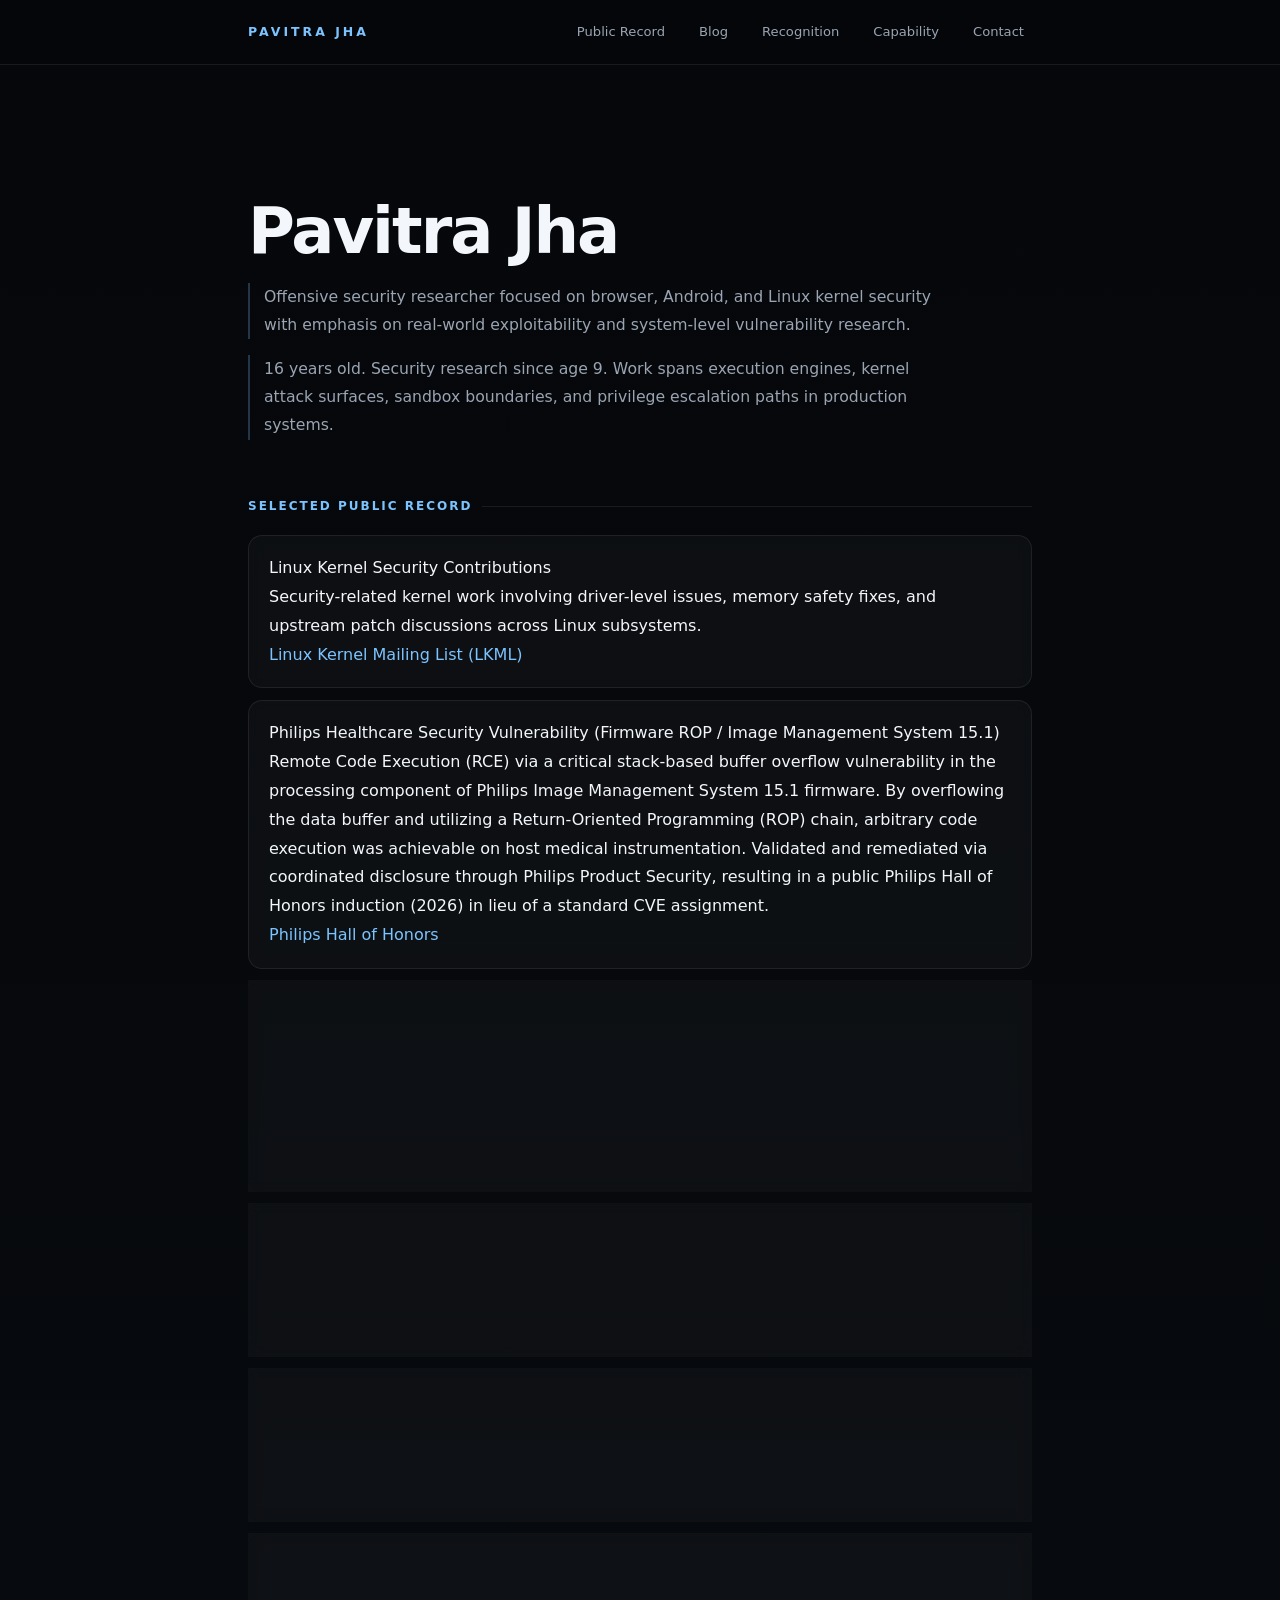
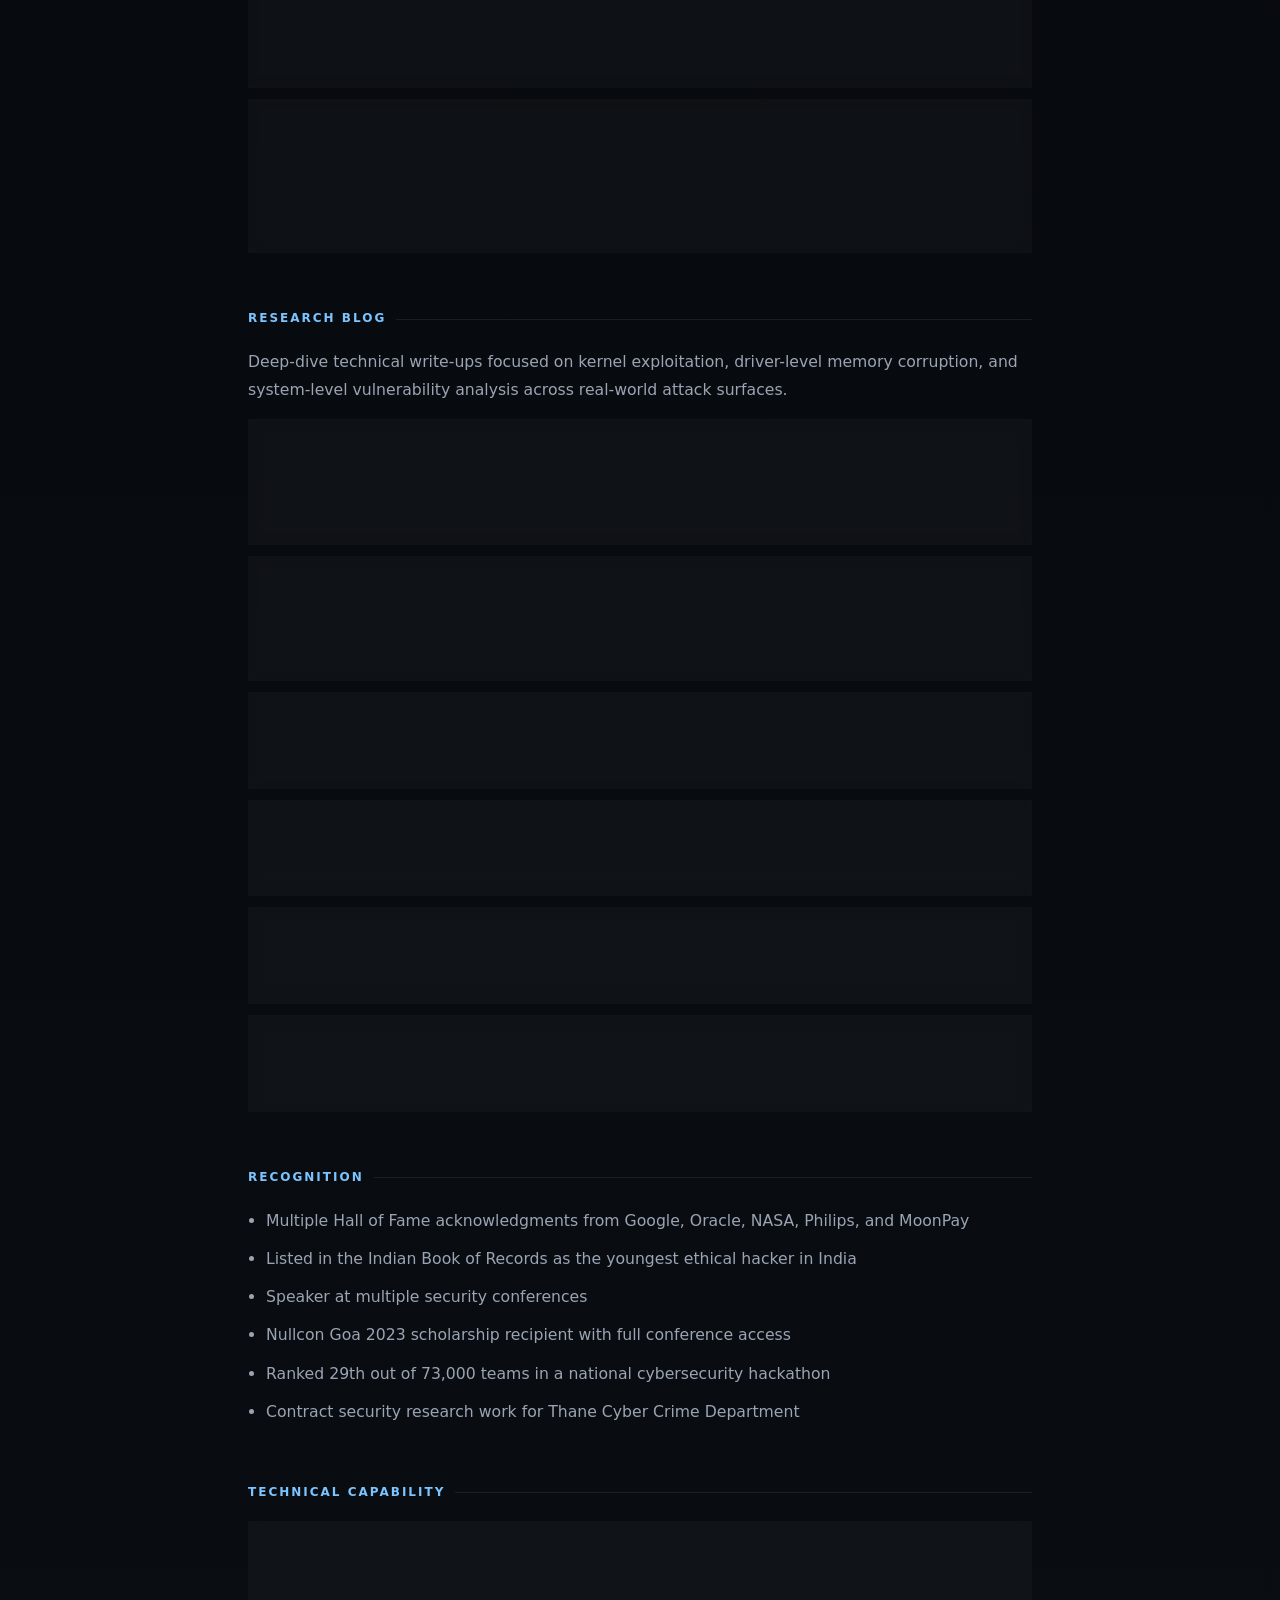
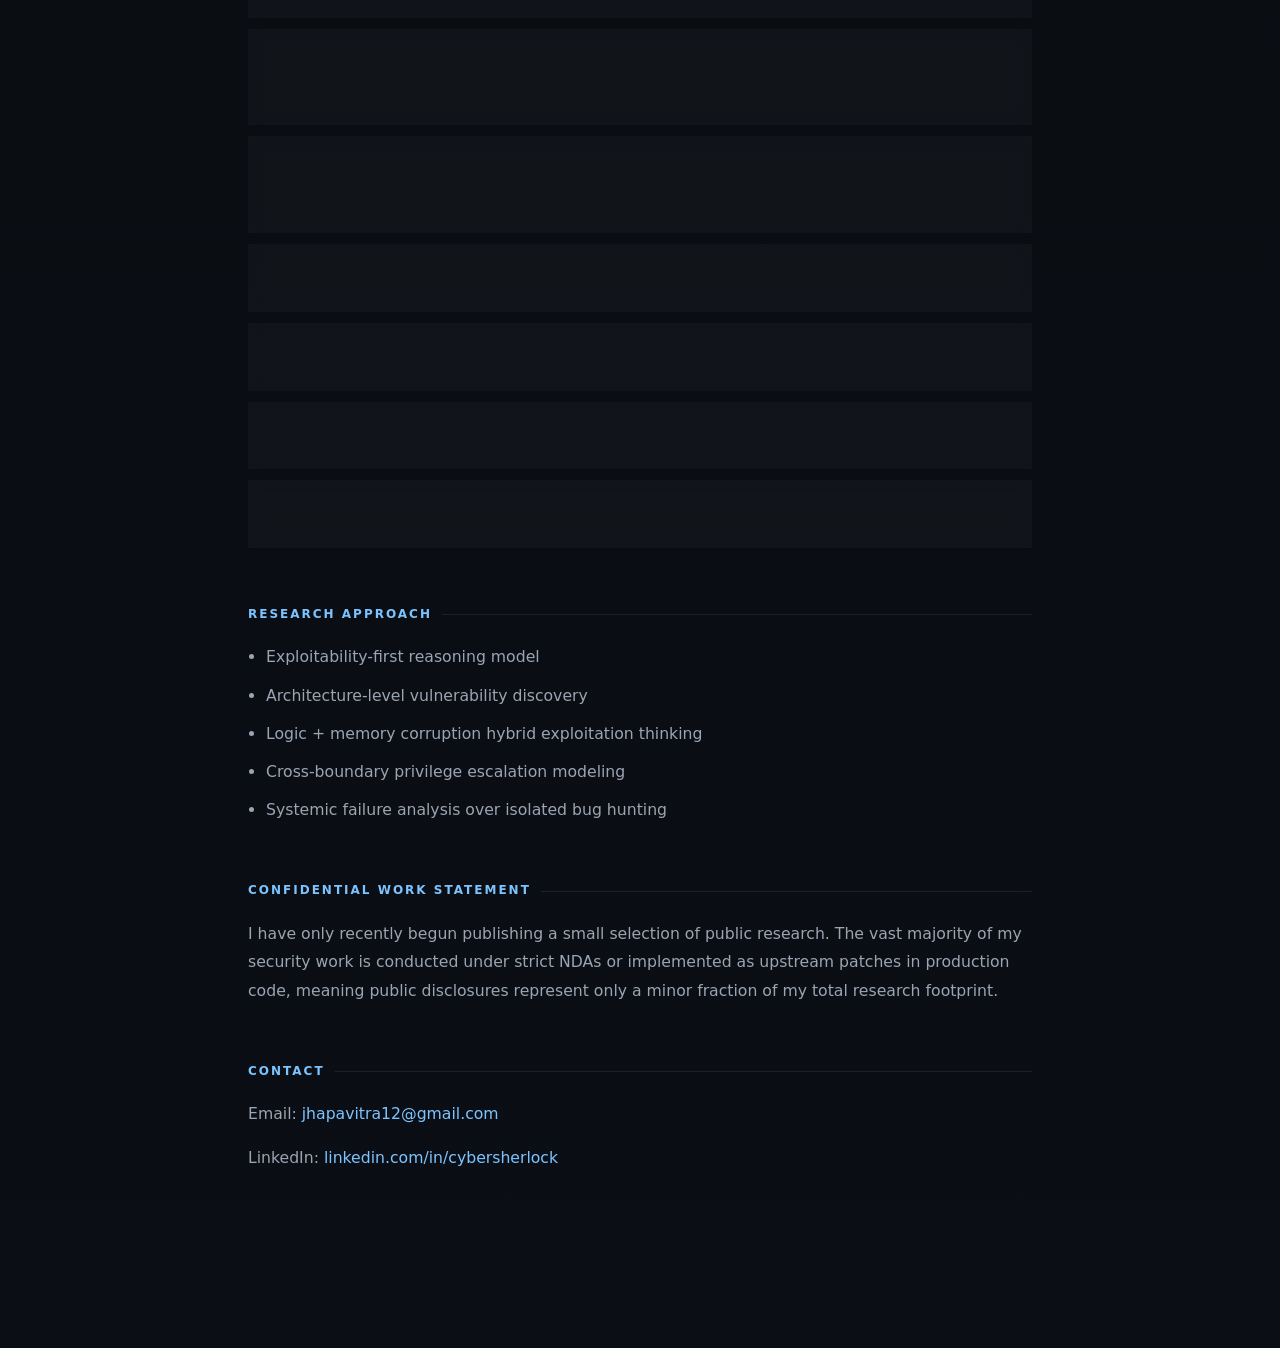
<file: index.html>
<!DOCTYPE html>
<html lang="en">
<head>
<meta charset="UTF-8" />
<meta name="viewport" content="width=device-width, initial-scale=1.0" />
<title>Pavitra Jha</title>
<link rel="stylesheet" href="style.css" />

<meta property="og:title" content="Pavitra Jha" />
<meta property="og:description" content="Offensive security researcher focused on browser, Android, and Linux kernel security with emphasis on real-world exploitability and system-level vulnerability research." />
<meta property="og:type" content="website" />
<meta property="og:url" content="https://pavitrajha.github.io" />
<meta property="og:image" content="https://pavitrajha.github.io/preview.png" />

<meta name="twitter:card" content="summary_large_image" />
<meta name="twitter:title" content="Pavitra Jha" />
<meta name="twitter:description" content="Offensive security researcher focused on browser, Android, and Linux kernel security." />
<meta name="twitter:image" content="https://pavitrajha.github.io/preview.png" />
</head>

<body>
<body>

<body>

<nav class="navbar">
  <div class="navbar-inner">
    
    <div class="brand">
      PAVITRA JHA
    </div>

    <div class="nav-links">
      <a href="#public-record">Public Record</a>
      <a href="#blog">Blog</a>
      <a href="#recognition">Recognition</a>
      <a href="#capability">Capability</a>
      <a href="#contact">Contact</a>
    </div>

  </div>
</nav>

<div class="container">

<header>
<h1>Pavitra Jha</h1>
<p class="sub">
Offensive security researcher focused on browser, Android, and Linux kernel security with emphasis on real-world exploitability and system-level vulnerability research.
</p>

<p class="sub">
16 years old. Security research since age 9. Work spans execution engines, kernel attack surfaces, sandbox boundaries, and privilege escalation paths in production systems.
</p>
</header>

<!-- ===================== -->
<!-- PUBLIC RECORD FIRST -->
<!-- ===================== -->
<section id="public-record">
<h2>Selected Public Record</h2>

<div class="card">
Linux Kernel Security Contributions<br>
Security-related kernel work involving driver-level issues, memory safety fixes, and upstream patch discussions across Linux subsystems.<br>
<a href="https://lore.kernel.org/all/?q=Pavitra+Jha">Linux Kernel Mailing List (LKML)</a>
</div>

<div class="card">
Philips Healthcare Security Vulnerability (Firmware ROP / Image Management System 15.1)<br>
Remote Code Execution (RCE) via a critical stack-based buffer overflow vulnerability in the processing component of Philips Image Management System 15.1 firmware. By overflowing the data buffer and utilizing a Return-Oriented Programming (ROP) chain, arbitrary code execution was achievable on host medical instrumentation. Validated and remediated via coordinated disclosure through Philips Product Security, resulting in a public Philips Hall of Honors induction (2026) in lieu of a standard CVE assignment.<br>
<a href="https://www.philips.com/a-w/security/coordinated-vulnerability-disclosure/hall-of-honors.html">Philips Hall of Honors</a>
</div>

<div class="card">
Oracle Security Issue (Critical Customer Data Information Disclosure)<br>
Critical information disclosure vulnerability affecting Oracle web infrastructure that exposed the user data of over 70,000 users, including payment details, email addresses, credentials, physical addresses, and organization information. The issue was resolved via total endpoint elimination through Oracle’s coordinated security disclosure program.<br>
<a href="https://www.oracle.com/security-alerts/cpujul2024.html">Oracle CPU Advisory</a>
</div>

<div class="card">
Conference Research: Prototype Pollution and ReDoS<br>
Research presentation covering prototype pollution exploitation patterns in JavaScript applications and regular expression denial-of-service conditions in real-world web systems.<br>
<a href="https://www.linkedin.com/posts/cybersherlock_cybersecurity-nullmeetmumbai-itminstitute-activity-7195110088628416512-Cg-U">Conference Post</a>
</div>

<div class="card">
Nullcon Goa 2023 Scholarship<br>
Selected scholarship recipient at Nullcon Goa 2023 for security research contributions and participation in offensive security and systems research discussions.<br>
<a href="https://www.linkedin.com/posts/nullcon_nullcongoa2023-infosec-conference-activity-7102622075843993600-64dZ">Nullcon Post</a>
</div>

<div class="card">
Podcast: Hackers Behind the Code<br>
Technical podcast discussing offensive security research methodology, vulnerability discovery process, and real-world exploitation workflows.<br>
<a href="https://open.spotify.com/episode/4q6rhJsXgfwRTaq5ts32MN">Spotify Episode</a>
</div>

<div class="card">
Interview: XSS Rat (Technical Discussion)<br>
Long-form technical discussion covering exploitation approaches, vulnerability research workflow, and offensive security engineering perspectives.<br>
<a href="https://www.youtube.com/watch?v=K3DENG8kdYA">YouTube Video</a>
</div>

</section>

<!-- ===================== -->
<!-- BLOG MOVED UP -->
<!-- ===================== -->
<section id="blog">
<h2>Research Blog</h2>

<p>
Deep-dive technical write-ups focused on kernel exploitation, driver-level memory corruption, and system-level vulnerability analysis across real-world attack surfaces.
</p>

<div class="card">
Two Oracle, Hundreds of Thousands of Organizations: Inside the Google Workspace Authentication Flaw<br>
Coming Soon
</div>

<div class="card">
Unchecked Modem Input: OOB Read in the Linux Kernel t7xx WWAN Driver (CVE-2026-43495)<br>
<a href="blog/t7xx-oob-writeup.html">Read Writeup</a>
</div>

<div class="card">
wIndex Out of Bounds: Host-Controlled Memory Corruption in the MAX3420 UDC Driver<br>
<a href="blog/max3420-oob-writeup.html">Read Writeup</a>
</div>

<div class="card">
FOTG210 USB Device Controller: Slab OOB in X3 Functions <br>
<a href="blog/fotg210-oob-writeup.html">Read Writeup</a>
</div>

<div class="card">
Race Conditions & Deadlocks: Use-After-Free in the Silicon Labs wfx Wireless Driver<br>
<a href="blog/wfx-use-after-free-writeup.html">Read Writeup</a>
</div>

<div class="card">
NTFS3 File System Driver: X2 OOB Flaws in log_replay Infrastructure<br>
<a href="blog/ntfs3-log_replay-oob-writeup.html">Read Writeup</a>
</div>

</section>

<!-- ===================== -->
<!-- RECOGNITION EARLIER -->
<!-- ===================== -->
<section id="recognition">
<h2>Recognition</h2>

<ul>
<li>Multiple Hall of Fame acknowledgments from Google, Oracle, NASA, Philips, and MoonPay</li>
<li>Listed in the Indian Book of Records as the youngest ethical hacker in India</li>
<li>Speaker at multiple security conferences</li>
<li>Nullcon Goa 2023 scholarship recipient with full conference access</li>
<li>Ranked 29th out of 73,000 teams in a national cybersecurity hackathon</li>
<li>Contract security research work for Thane Cyber Crime Department</li>
</ul>

</section>

<!-- ===================== -->
<!-- CAPABILITY (DOWNSHIFTED) -->
<!-- ===================== -->
<section id="capability">
<h2>Technical Capability</h2>

<div class="card">Browser Security: V8 internals, JIT pipelines, memory corruption primitives, exploitation techniques under modern mitigations</div>
<div class="card">Android Security: framework attack surfaces, Binder IPC, SELinux policy, kernel interaction paths</div>
<div class="card">Linux Kernel Security: driver flaws, race conditions, memory safety issues, upstream fixes analysis</div>
<div class="card">Sandbox & Mitigations: ASLR, KASLR, CFG, CFI, PAC, sandbox escape conditions</div>
<div class="card">Reverse Engineering: ARM64, x86, x64 across Windows, Linux, Android</div>
<div class="card">Fuzzing: structured fuzzing, crash triage, exploitability validation, harness design</div>
<div class="card">Source Audit: large-scale code review and architecture-level vulnerability discovery</div>

</section>

<section>
<h2>Research Approach</h2>
<ul>
<li>Exploitability-first reasoning model</li>
<li>Architecture-level vulnerability discovery</li>
<li>Logic + memory corruption hybrid exploitation thinking</li>
<li>Cross-boundary privilege escalation modeling</li>
<li>Systemic failure analysis over isolated bug hunting</li>
</ul>
</section>

<section>
<h2>Confidential Work Statement</h2>
<p>
I have only recently begun publishing a small selection of public research. The vast majority of my 
security work is conducted under strict NDAs or implemented as upstream patches in production code, 
meaning public disclosures represent only a minor fraction of my total research footprint.
</p>
</section>

<section id="contact">
<h2>Contact</h2>
<p>Email: <a href="mailto:jhapavitra12@gmail.com">jhapavitra12@gmail.com</a></p>
<p>LinkedIn: <a href="https://linkedin.com/in/cybersherlock">linkedin.com/in/cybersherlock</a></p>
</section>

</div>

</body>
</html>
</file>
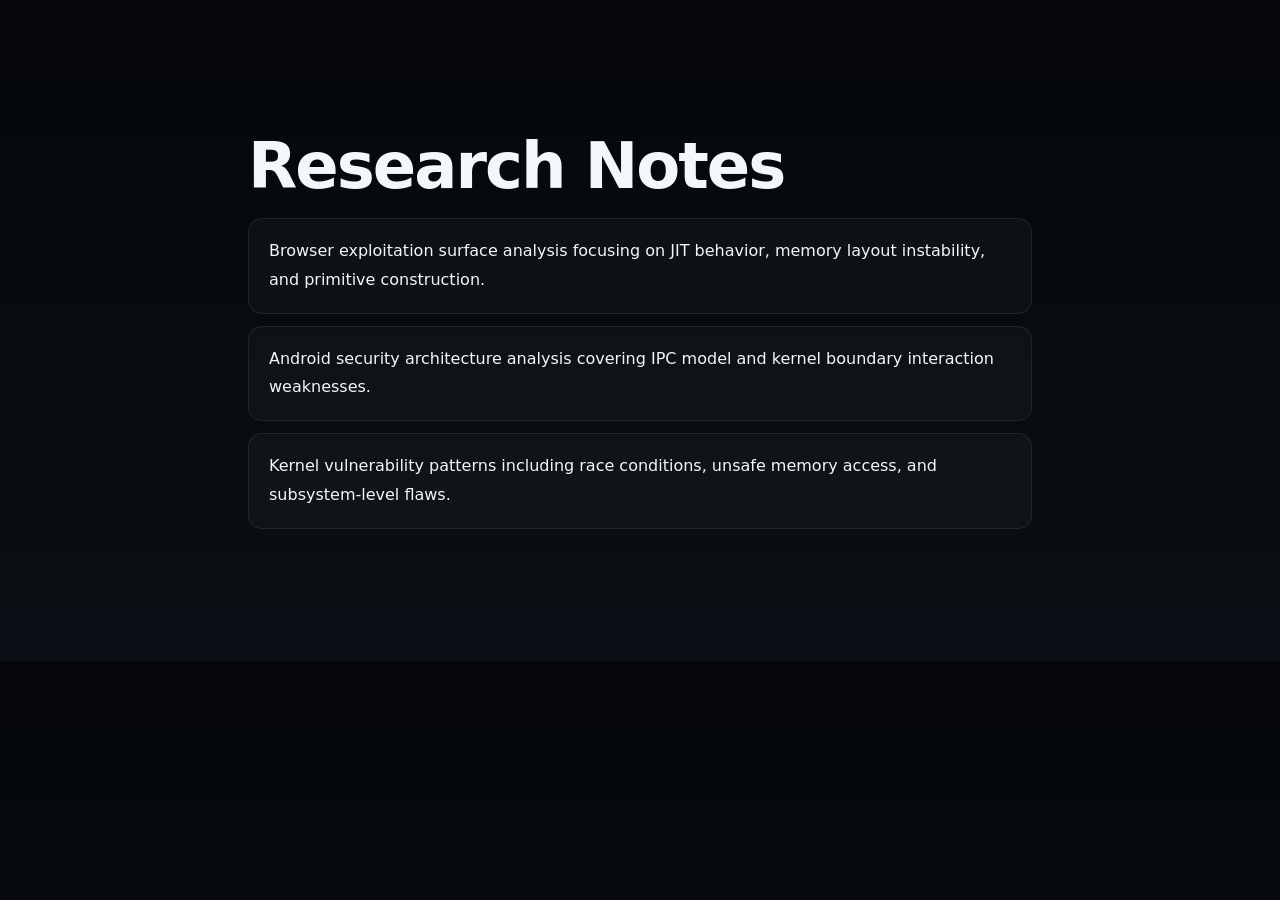
<file: research.html>
<!DOCTYPE html>
<html lang="en">
<head>
<meta charset="UTF-8" />
<meta name="viewport" content="width=device-width, initial-scale=1.0" />
<title>Research</title>
<link rel="stylesheet" href="style.css" />
</head>

<body>
<div class="container">

<h1>Research Notes</h1>

<div class="card">
Browser exploitation surface analysis focusing on JIT behavior, memory layout instability, and primitive construction.
</div>

<div class="card">
Android security architecture analysis covering IPC model and kernel boundary interaction weaknesses.
</div>

<div class="card">
Kernel vulnerability patterns including race conditions, unsafe memory access, and subsystem-level flaws.
</div>

</div>
</body>
</html>
</file>
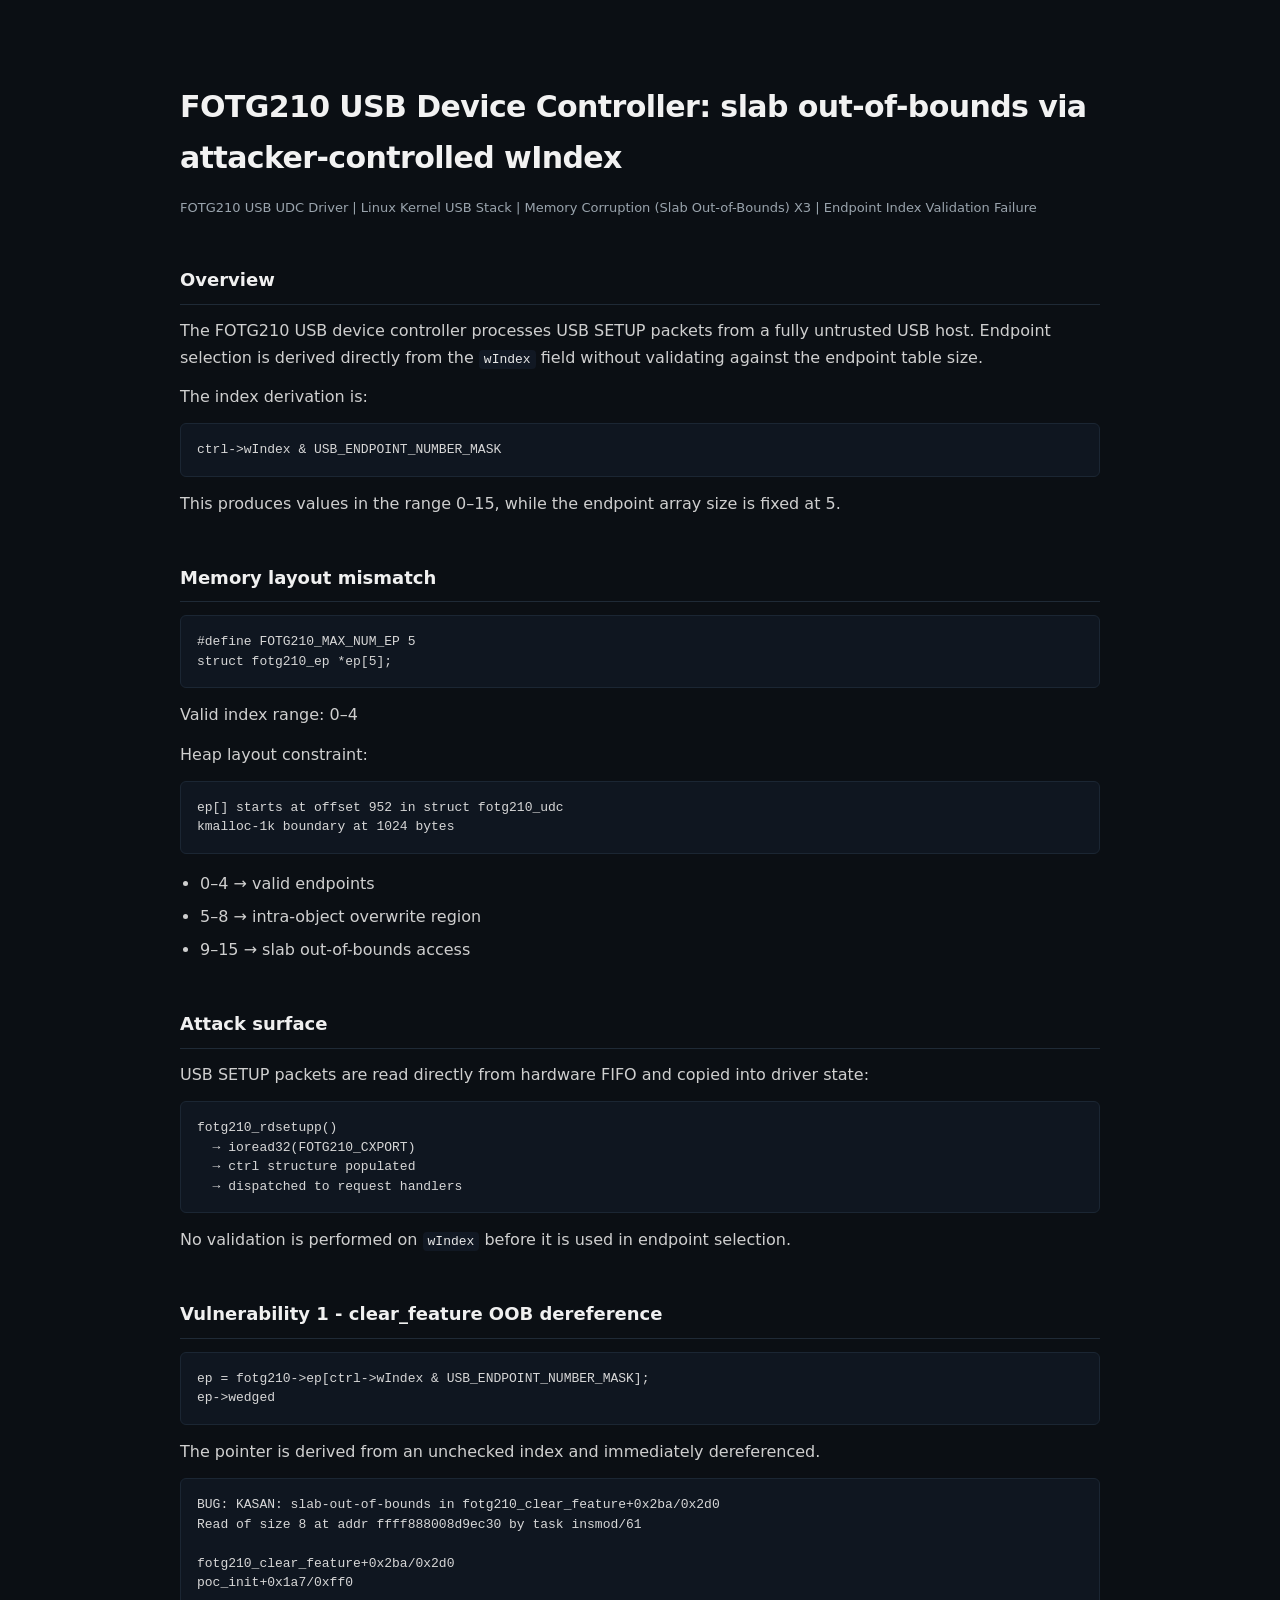
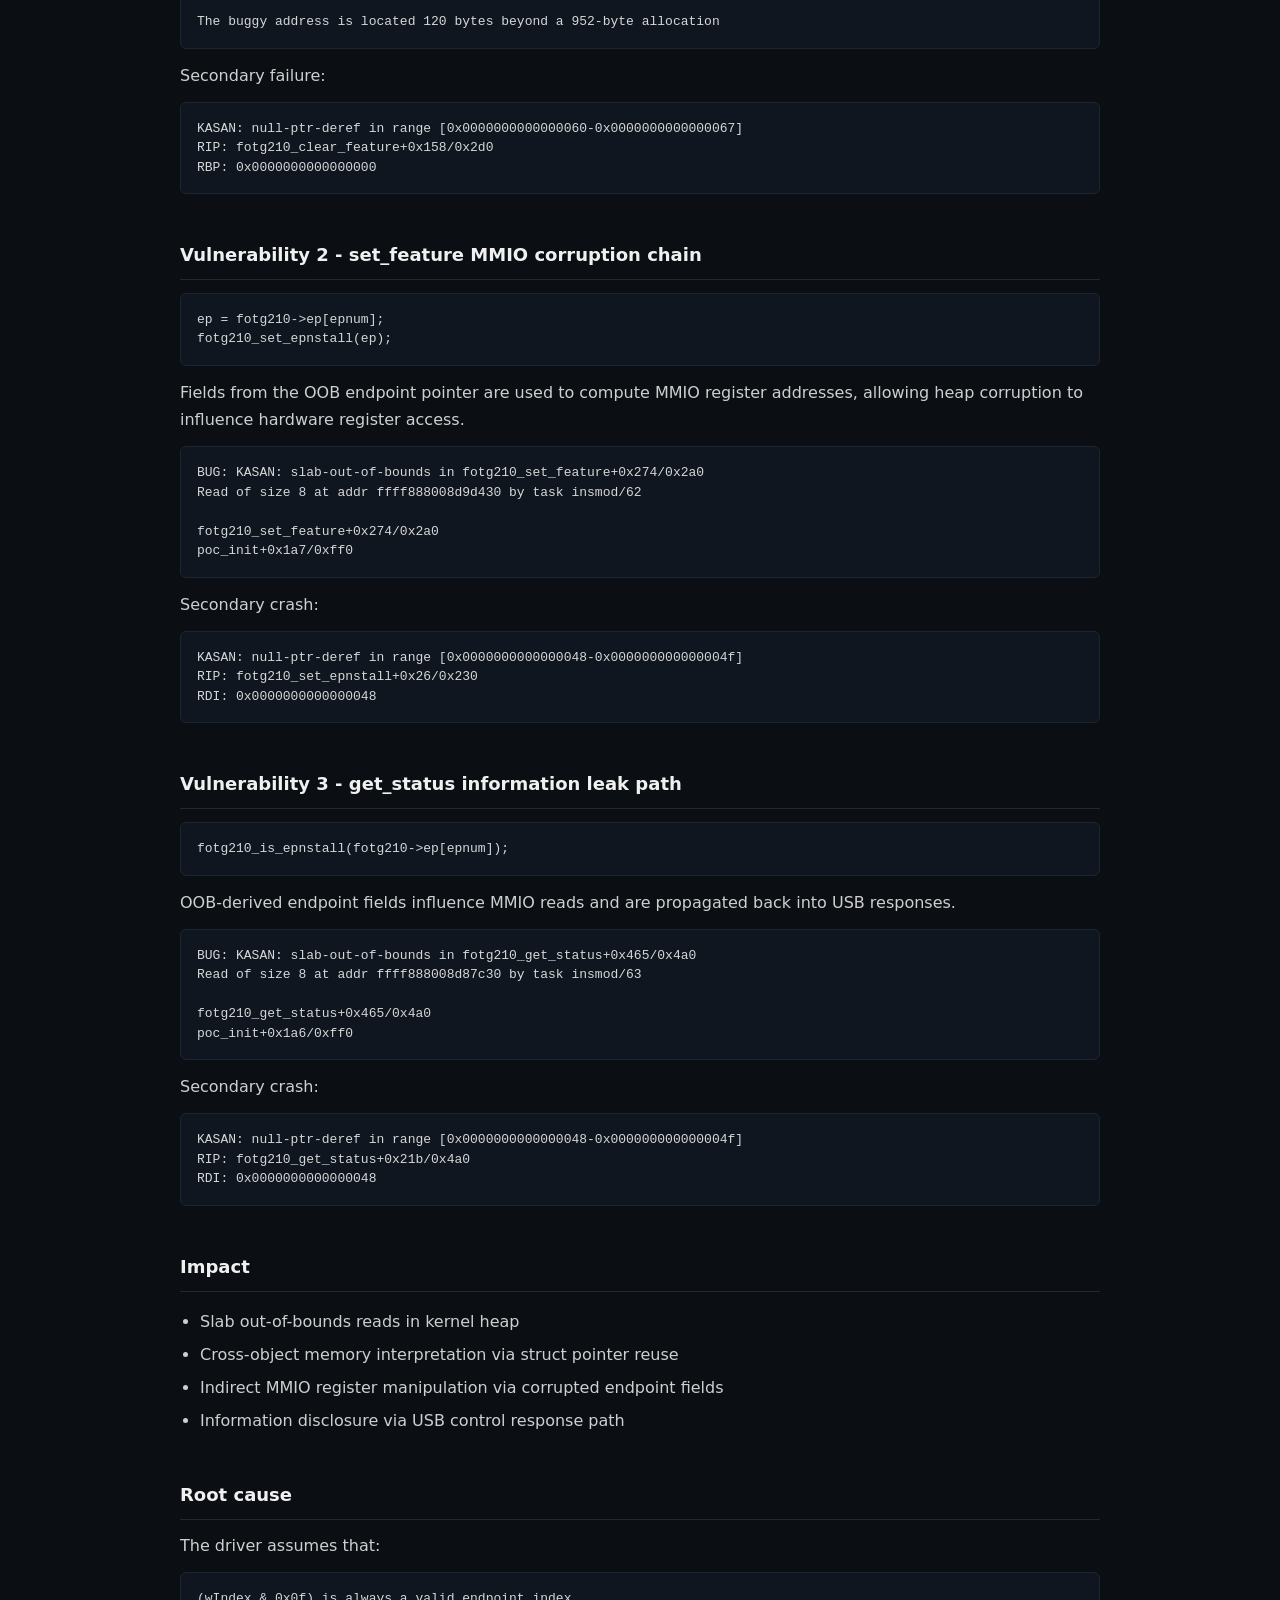
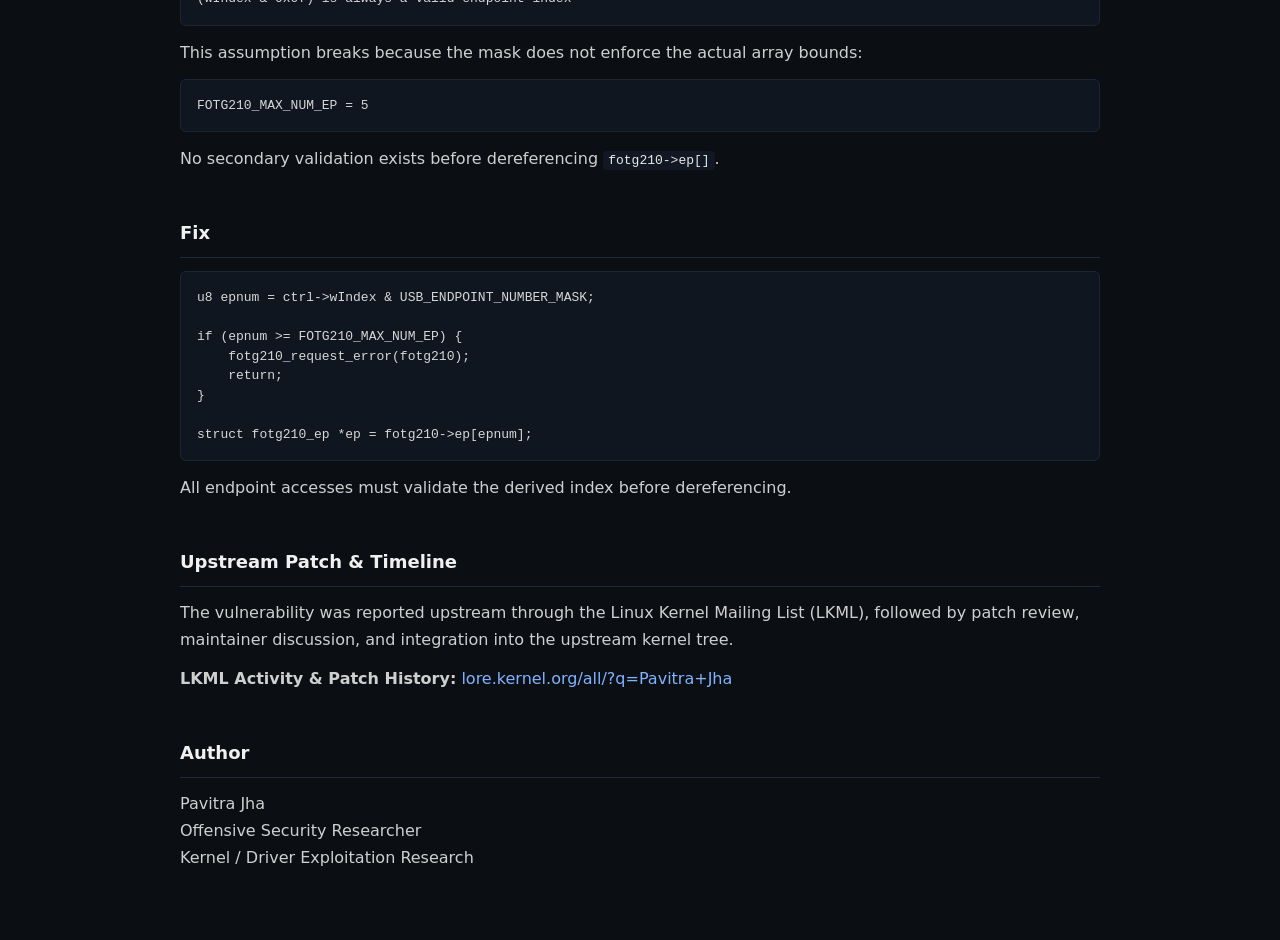
<file: blog/fotg210-oob-writeup.html>
<!DOCTYPE html>
<html lang="en">
<head>
<meta charset="UTF-8" />
<meta name="viewport" content="width=device-width, initial-scale=1.0" />
<title>FOTG210 UDC: Slab Out-of-Bounds via wIndex</title>

<style>
body {
    margin: 0;
    font-family: system-ui, -apple-system, Segoe UI, Roboto, sans-serif;
    background: #0b0f14;
    color: #e6e6e6;
    line-height: 1.7;
    -webkit-font-smoothing: antialiased;
    text-rendering: optimizeLegibility;
}

.container {
    max-width: 920px;
    margin: 0 auto;
    padding: 56px 22px;
}

/* Headings — restrained, research style */
h1 {
    font-size: 30px;
    font-weight: 650;
    letter-spacing: -0.02em;
    margin-bottom: 14px;
    color: #f2f2f2;
}

h2 {
    font-size: 18px;
    font-weight: 600;
    margin-top: 46px;
    margin-bottom: 12px;
    padding-bottom: 8px;
    border-bottom: 1px solid #1f2a36;
    color: #f0f0f0;
}

h3 {
    font-size: 15px;
    font-weight: 600;
    margin-top: 26px;
    margin-bottom: 8px;
    color: #d8d8d8;
}

/* Paragraphs */
p {
    margin: 12px 0;
    color: #cfcfcf;
}

/* Meta text (lighter, muted) */
.meta {
    color: #9aa4ad;
    font-size: 13px;
}

/* Links — subtle, not neon */
a {
    color: #7fb3ff;
    text-decoration: none;
    border-bottom: 1px solid transparent;
}

a:hover {
    border-bottom: 1px solid #7fb3ff;
}

/* Code styling (Project Zero-like clarity) */
code {
    font-family: ui-monospace, SFMono-Regular, Menlo, Consolas, monospace;
    font-size: 13px;
    color: #e8e8e8;
    background: #111823;
    padding: 2px 5px;
    border-radius: 4px;
}

/* Code blocks */
pre {
    background: #0f1620;
    border: 1px solid #1b2633;
    padding: 16px;
    overflow-x: auto;
    font-size: 13px;
    line-height: 1.5;
    color: #d7d7d7;
    border-radius: 6px;
}

/* Sections spacing */
.section {
    margin-top: 22px;
}

/* Horizontal rule — very subtle */
hr {
    border: none;
    border-top: 1px solid #1b2633;
    margin: 34px 0;
}

/* Lists */
ul {
    padding-left: 20px;
}

li {
    margin: 6px 0;
    color: #cfcfcf;
}

/* Selection (nice touch for “research blog” feel) */
::selection {
    background: #1f3a5f;
    color: #ffffff;
}
</style>
</head>

<body>

<div class="container">

<article>

<h1>FOTG210 USB Device Controller: slab out-of-bounds via attacker-controlled wIndex</h1>

<p class="meta">
FOTG210 USB UDC Driver | Linux Kernel USB Stack | Memory Corruption (Slab Out-of-Bounds) X3 | Endpoint Index Validation Failure 
</p>
    
<div class="section">
<h2>Overview</h2>

<p>
The FOTG210 USB device controller processes USB SETUP packets from a fully untrusted USB host.
Endpoint selection is derived directly from the <code>wIndex</code> field without validating against the endpoint table size.
</p>

<p>
The index derivation is:
</p>

<pre>
ctrl->wIndex & USB_ENDPOINT_NUMBER_MASK
</pre>

<p>
This produces values in the range 0–15, while the endpoint array size is fixed at 5.
</p>
</div>

<div class="section">
<h2>Memory layout mismatch</h2>

<pre>
#define FOTG210_MAX_NUM_EP 5
struct fotg210_ep *ep[5];
</pre>

<p>
Valid index range: 0–4
</p>

<p>
Heap layout constraint:
</p>

<pre>
ep[] starts at offset 952 in struct fotg210_udc
kmalloc-1k boundary at 1024 bytes
</pre>

<ul>
<li>0–4 → valid endpoints</li>
<li>5–8 → intra-object overwrite region</li>
<li>9–15 → slab out-of-bounds access</li>
</ul>
</div>

<div class="section">
<h2>Attack surface</h2>

<p>
USB SETUP packets are read directly from hardware FIFO and copied into driver state:
</p>

<pre>
fotg210_rdsetupp()
  → ioread32(FOTG210_CXPORT)
  → ctrl structure populated
  → dispatched to request handlers
</pre>

<p>
No validation is performed on <code>wIndex</code> before it is used in endpoint selection.
</p>
</div>

<div class="section">
<h2>Vulnerability 1 - clear_feature OOB dereference</h2>

<pre>
ep = fotg210->ep[ctrl->wIndex & USB_ENDPOINT_NUMBER_MASK];
ep->wedged
</pre>

<p>
The pointer is derived from an unchecked index and immediately dereferenced.
</p>

<pre>
BUG: KASAN: slab-out-of-bounds in fotg210_clear_feature+0x2ba/0x2d0
Read of size 8 at addr ffff888008d9ec30 by task insmod/61

fotg210_clear_feature+0x2ba/0x2d0
poc_init+0x1a7/0xff0

The buggy address is located 120 bytes beyond a 952-byte allocation
</pre>

<p>Secondary failure:</p>

<pre>
KASAN: null-ptr-deref in range [0x0000000000000060-0x0000000000000067]
RIP: fotg210_clear_feature+0x158/0x2d0
RBP: 0x0000000000000000
</pre>
</div>

<div class="section">
<h2>Vulnerability 2 - set_feature MMIO corruption chain</h2>

<pre>
ep = fotg210->ep[epnum];
fotg210_set_epnstall(ep);
</pre>

<p>
Fields from the OOB endpoint pointer are used to compute MMIO register addresses,
allowing heap corruption to influence hardware register access.
</p>

<pre>
BUG: KASAN: slab-out-of-bounds in fotg210_set_feature+0x274/0x2a0
Read of size 8 at addr ffff888008d9d430 by task insmod/62

fotg210_set_feature+0x274/0x2a0
poc_init+0x1a7/0xff0
</pre>

<p>Secondary crash:</p>

<pre>
KASAN: null-ptr-deref in range [0x0000000000000048-0x000000000000004f]
RIP: fotg210_set_epnstall+0x26/0x230
RDI: 0x0000000000000048
</pre>
</div>

<div class="section">
<h2>Vulnerability 3 - get_status information leak path</h2>

<pre>
fotg210_is_epnstall(fotg210->ep[epnum]);
</pre>

<p>
OOB-derived endpoint fields influence MMIO reads and are propagated back into USB responses.
</p>

<pre>
BUG: KASAN: slab-out-of-bounds in fotg210_get_status+0x465/0x4a0
Read of size 8 at addr ffff888008d87c30 by task insmod/63

fotg210_get_status+0x465/0x4a0
poc_init+0x1a6/0xff0
</pre>

<p>Secondary crash:</p>

<pre>
KASAN: null-ptr-deref in range [0x0000000000000048-0x000000000000004f]
RIP: fotg210_get_status+0x21b/0x4a0
RDI: 0x0000000000000048
</pre>
</div>

<div class="section">
<h2>Impact</h2>

<ul>
<li>Slab out-of-bounds reads in kernel heap</li>
<li>Cross-object memory interpretation via struct pointer reuse</li>
<li>Indirect MMIO register manipulation via corrupted endpoint fields</li>
<li>Information disclosure via USB control response path</li>
</ul>
</div>

<div class="section">
<h2>Root cause</h2>

<p>
The driver assumes that:
</p>

<pre>
(wIndex & 0x0f) is always a valid endpoint index
</pre>

<p>
This assumption breaks because the mask does not enforce the actual array bounds:
</p>

<pre>
FOTG210_MAX_NUM_EP = 5
</pre>

<p>
No secondary validation exists before dereferencing <code>fotg210->ep[]</code>.
</p>
</div>

<div class="section">
<h2>Fix</h2>

<pre>
u8 epnum = ctrl->wIndex & USB_ENDPOINT_NUMBER_MASK;

if (epnum >= FOTG210_MAX_NUM_EP) {
    fotg210_request_error(fotg210);
    return;
}

struct fotg210_ep *ep = fotg210->ep[epnum];
</pre>

<p>
All endpoint accesses must validate the derived index before dereferencing.
</p>
</div>

<section class="section">

<h2>Upstream Patch & Timeline</h2>

<p>
The vulnerability was reported upstream through the Linux Kernel Mailing List (LKML), followed by patch review, maintainer discussion, and integration into the upstream kernel tree.
</p>

<p>
<strong>LKML Activity & Patch History:</strong>
<a href="https://lore.kernel.org/all/?q=Pavitra+Jha"
target="_blank"
rel="noopener noreferrer">
lore.kernel.org/all/?q=Pavitra+Jha
</a>
</p>

</section>
<div class="section">
<h2>Author</h2>

<p>
Pavitra Jha<br>
Offensive Security Researcher<br>
Kernel / Driver Exploitation Research
</p>

</div>

</article>

</div>

</body>
</html>
</file>
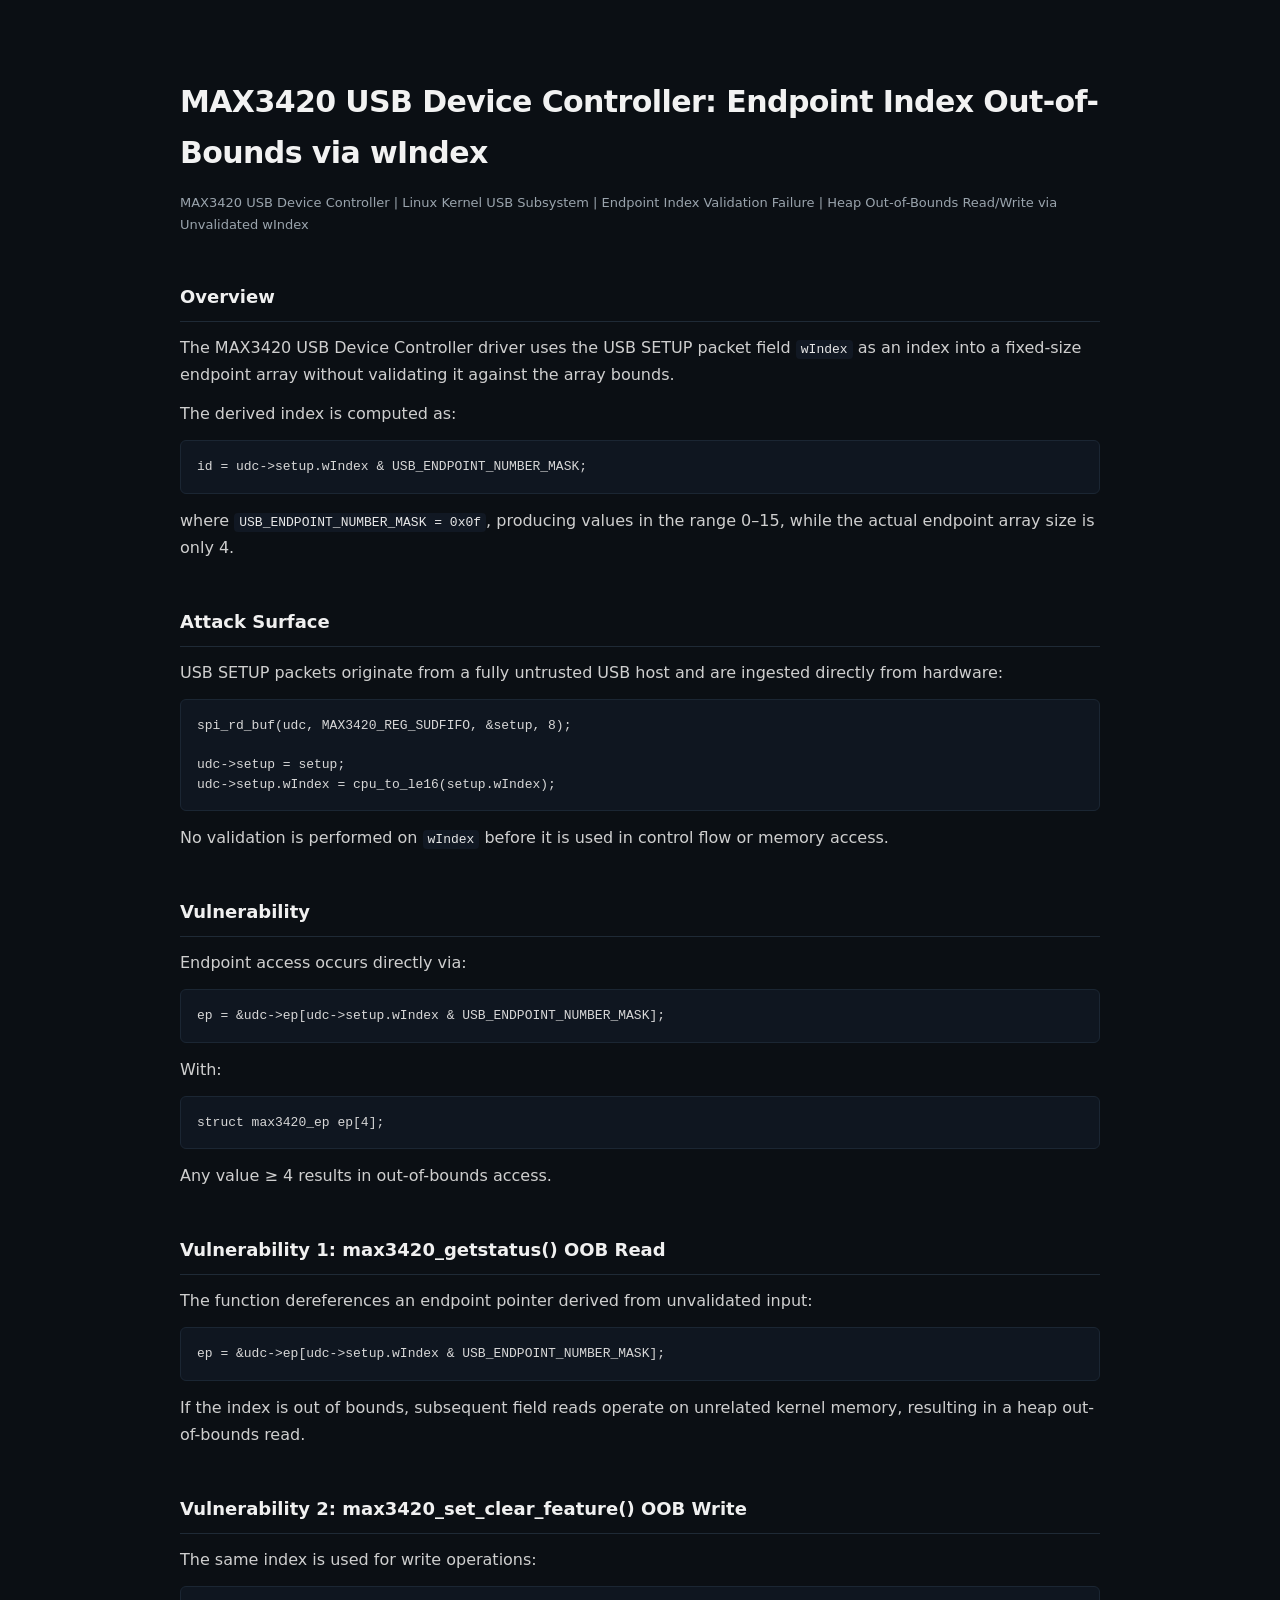
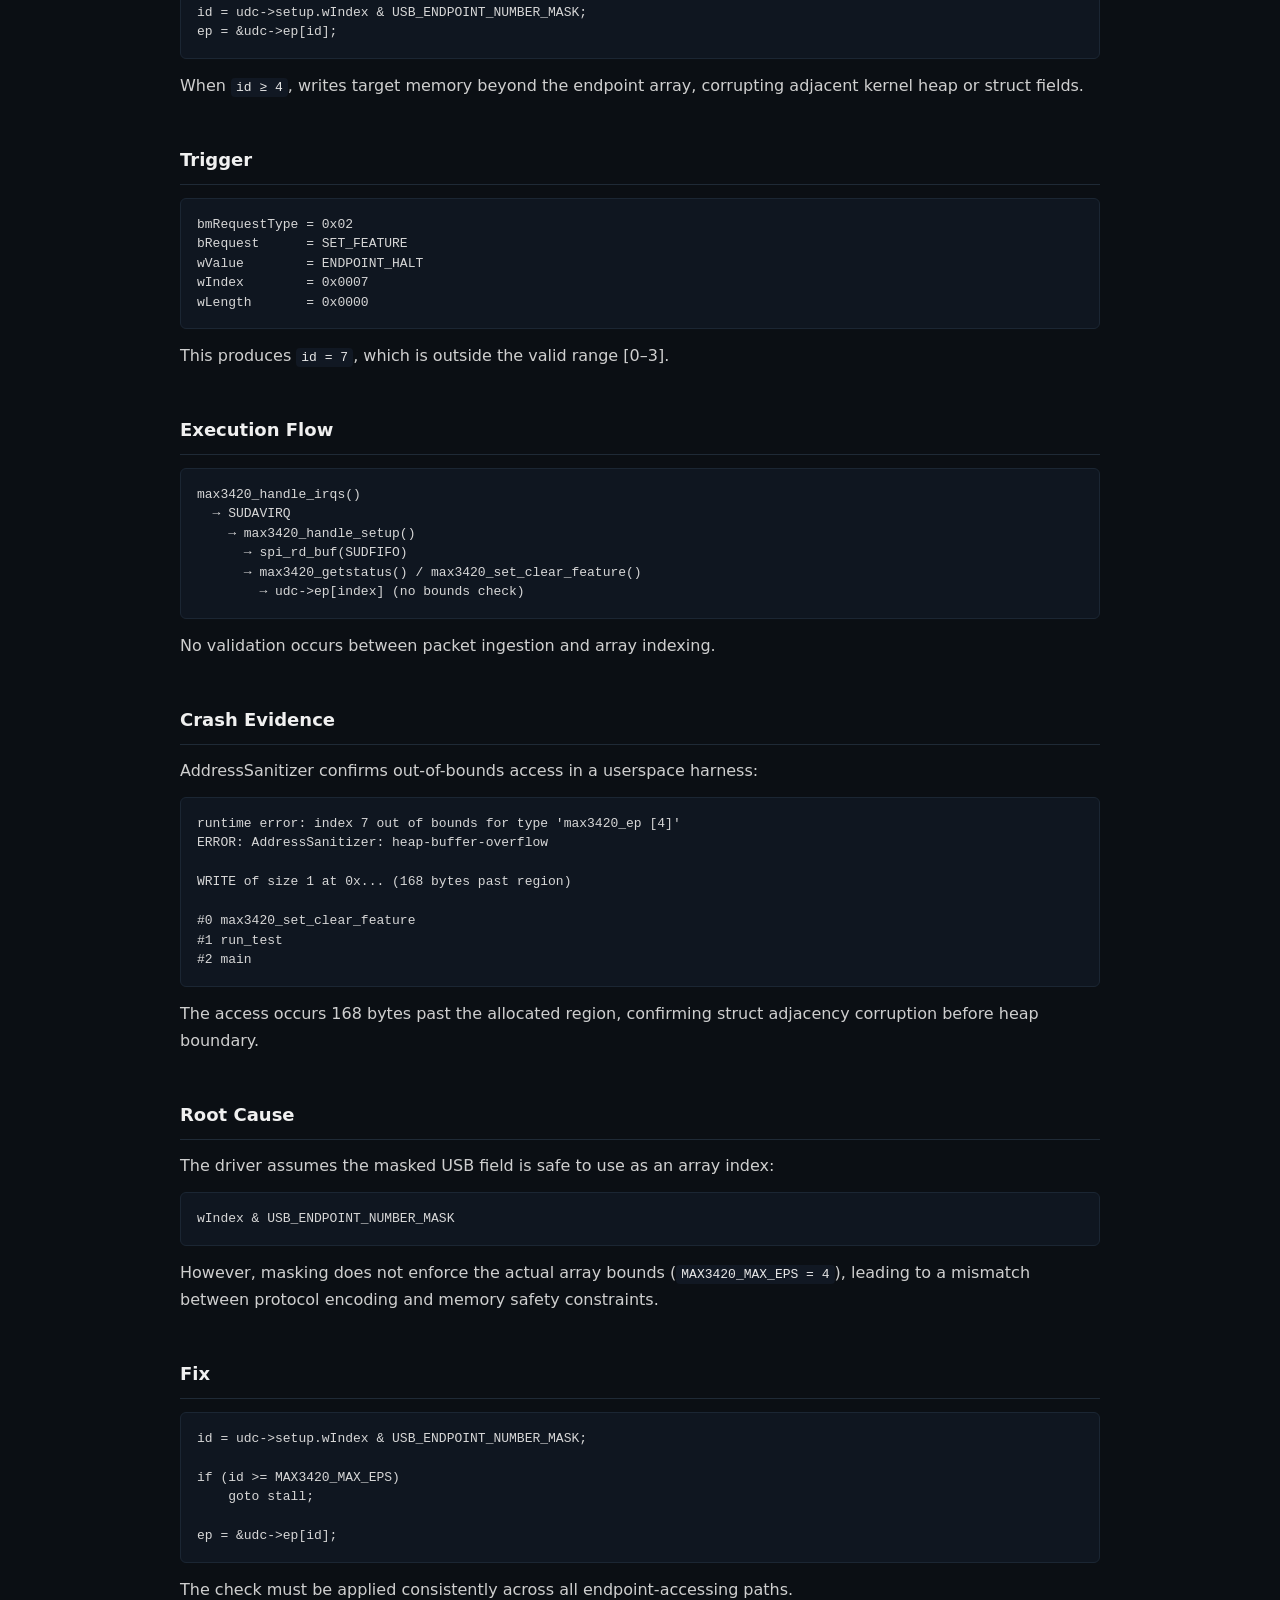
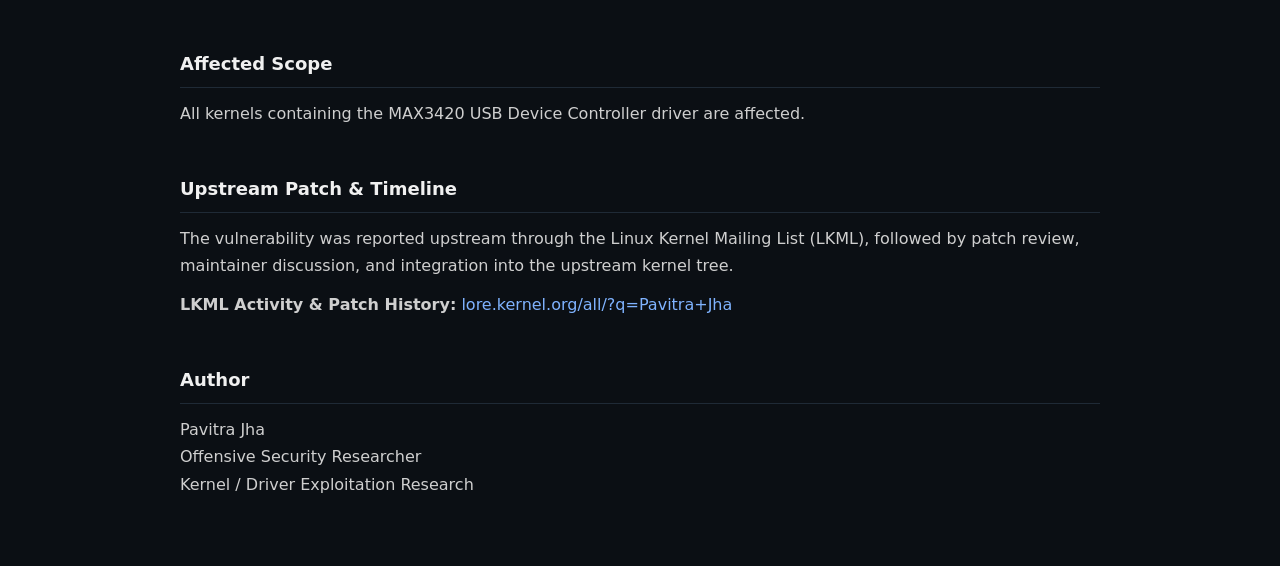
<file: blog/max3420-oob-writeup.html>
<!DOCTYPE html>
<html lang="en">
<head>
<meta charset="UTF-8" />
<title>MAX3420 USB UDC: Endpoint Index Out-of-Bounds</title>

<style>
body {
    margin: 0;
    font-family: system-ui, -apple-system, Segoe UI, Roboto, sans-serif;
    background: #0b0f14;
    color: #e6e6e6;
    line-height: 1.7;
    -webkit-font-smoothing: antialiased;
    text-rendering: optimizeLegibility;
}

.container {
    max-width: 920px;
    margin: 0 auto;
    padding: 56px 22px;
}

/* Headings — restrained, research style */
h1 {
    font-size: 30px;
    font-weight: 650;
    letter-spacing: -0.02em;
    margin-bottom: 14px;
    color: #f2f2f2;
}

h2 {
    font-size: 18px;
    font-weight: 600;
    margin-top: 46px;
    margin-bottom: 12px;
    padding-bottom: 8px;
    border-bottom: 1px solid #1f2a36;
    color: #f0f0f0;
}

h3 {
    font-size: 15px;
    font-weight: 600;
    margin-top: 26px;
    margin-bottom: 8px;
    color: #d8d8d8;
}

/* Paragraphs */
p {
    margin: 12px 0;
    color: #cfcfcf;
}

/* Meta text (lighter, muted) */
.meta {
    color: #9aa4ad;
    font-size: 13px;
}

/* Links — subtle, not neon */
a {
    color: #7fb3ff;
    text-decoration: none;
    border-bottom: 1px solid transparent;
}

a:hover {
    border-bottom: 1px solid #7fb3ff;
}

/* Code styling (Project Zero-like clarity) */
code {
    font-family: ui-monospace, SFMono-Regular, Menlo, Consolas, monospace;
    font-size: 13px;
    color: #e8e8e8;
    background: #111823;
    padding: 2px 5px;
    border-radius: 4px;
}

/* Code blocks */
pre {
    background: #0f1620;
    border: 1px solid #1b2633;
    padding: 16px;
    overflow-x: auto;
    font-size: 13px;
    line-height: 1.5;
    color: #d7d7d7;
    border-radius: 6px;
}

/* Sections spacing */
.section {
    margin-top: 22px;
}

/* Horizontal rule — very subtle */
hr {
    border: none;
    border-top: 1px solid #1b2633;
    margin: 34px 0;
}

/* Lists */
ul {
    padding-left: 20px;
}

li {
    margin: 6px 0;
    color: #cfcfcf;
}

/* Selection (nice touch for “research blog” feel) */
::selection {
    background: #1f3a5f;
    color: #ffffff;
}
</style>
</head>

<body>
<div class="container">

<h1>MAX3420 USB Device Controller: Endpoint Index Out-of-Bounds via wIndex</h1>

<p class="meta">
MAX3420 USB Device Controller | Linux Kernel USB Subsystem | Endpoint Index Validation Failure | Heap Out-of-Bounds Read/Write via Unvalidated wIndex
</p>

<div class="section">
<h2>Overview</h2>

<p>
The MAX3420 USB Device Controller driver uses the USB SETUP packet field <code>wIndex</code>
as an index into a fixed-size endpoint array without validating it against the array bounds.
</p>

<p>
The derived index is computed as:
</p>

<pre>
id = udc->setup.wIndex & USB_ENDPOINT_NUMBER_MASK;
</pre>

<p>
where <code>USB_ENDPOINT_NUMBER_MASK = 0x0f</code>, producing values in the range 0–15,
while the actual endpoint array size is only 4.
</p>
</div>

<div class="section">
<h2>Attack Surface</h2>

<p>
USB SETUP packets originate from a fully untrusted USB host and are ingested directly from hardware:
</p>

<pre>
spi_rd_buf(udc, MAX3420_REG_SUDFIFO, &setup, 8);

udc->setup = setup;
udc->setup.wIndex = cpu_to_le16(setup.wIndex);
</pre>

<p>
No validation is performed on <code>wIndex</code> before it is used in control flow or memory access.
</p>
</div>

<div class="section">
<h2>Vulnerability</h2>

<p>
Endpoint access occurs directly via:
</p>

<pre>
ep = &udc->ep[udc->setup.wIndex & USB_ENDPOINT_NUMBER_MASK];
</pre>

<p>
With:
</p>

<pre>
struct max3420_ep ep[4];
</pre>

<p>
Any value ≥ 4 results in out-of-bounds access.
</p>
</div>

<div class="section">
<h2>Vulnerability 1: max3420_getstatus() OOB Read</h2>

<p>
The function dereferences an endpoint pointer derived from unvalidated input:
</p>

<pre>
ep = &udc->ep[udc->setup.wIndex & USB_ENDPOINT_NUMBER_MASK];
</pre>

<p>
If the index is out of bounds, subsequent field reads operate on unrelated kernel memory,
resulting in a heap out-of-bounds read.
</p>
</div>

<div class="section">
<h2>Vulnerability 2: max3420_set_clear_feature() OOB Write</h2>

<p>
The same index is used for write operations:
</p>

<pre>
id = udc->setup.wIndex & USB_ENDPOINT_NUMBER_MASK;
ep = &udc->ep[id];
</pre>

<p>
When <code>id ≥ 4</code>, writes target memory beyond the endpoint array,
corrupting adjacent kernel heap or struct fields.
</p>
</div>

<div class="section">
<h2>Trigger</h2>

<pre>
bmRequestType = 0x02
bRequest      = SET_FEATURE
wValue        = ENDPOINT_HALT
wIndex        = 0x0007
wLength       = 0x0000
</pre>

<p>
This produces <code>id = 7</code>, which is outside the valid range [0–3].
</p>
</div>

<div class="section">
<h2>Execution Flow</h2>

<pre>
max3420_handle_irqs()
  → SUDAVIRQ
    → max3420_handle_setup()
      → spi_rd_buf(SUDFIFO)
      → max3420_getstatus() / max3420_set_clear_feature()
        → udc->ep[index] (no bounds check)
</pre>

<p>
No validation occurs between packet ingestion and array indexing.
</p>
</div>

<div class="section">
<h2>Crash Evidence</h2>

<p>
AddressSanitizer confirms out-of-bounds access in a userspace harness:
</p>

<pre>
runtime error: index 7 out of bounds for type 'max3420_ep [4]'
ERROR: AddressSanitizer: heap-buffer-overflow

WRITE of size 1 at 0x... (168 bytes past region)

#0 max3420_set_clear_feature
#1 run_test
#2 main
</pre>

<p>
The access occurs 168 bytes past the allocated region, confirming struct adjacency corruption before heap boundary.
</p>
</div>

<div class="section">
<h2>Root Cause</h2>

<p>
The driver assumes the masked USB field is safe to use as an array index:
</p>

<pre>
wIndex & USB_ENDPOINT_NUMBER_MASK
</pre>

<p>
However, masking does not enforce the actual array bounds (<code>MAX3420_MAX_EPS = 4</code>),
leading to a mismatch between protocol encoding and memory safety constraints.
</p>
</div>

<div class="section">
<h2>Fix</h2>

<pre>
id = udc->setup.wIndex & USB_ENDPOINT_NUMBER_MASK;

if (id >= MAX3420_MAX_EPS)
    goto stall;

ep = &udc->ep[id];
</pre>

<p>
The check must be applied consistently across all endpoint-accessing paths.
</p>

</div>

<div class="section">
<h2>Affected Scope</h2>

<p>
All kernels containing the MAX3420 USB Device Controller driver are affected.
</p>

<section class="section">

<h2>Upstream Patch & Timeline</h2>

<p>
The vulnerability was reported upstream through the Linux Kernel Mailing List (LKML), followed by patch review, maintainer discussion, and integration into the upstream kernel tree.
</p>

<p>
<strong>LKML Activity & Patch History:</strong>
<a href="https://lore.kernel.org/all/?q=Pavitra+Jha"
target="_blank"
rel="noopener noreferrer">
lore.kernel.org/all/?q=Pavitra+Jha
</a>
</p>

</section>
<div class="section">
<h2>Author</h2>

<p>
Pavitra Jha<br>
Offensive Security Researcher<br>
Kernel / Driver Exploitation Research
</p>

</div>

</div>

</div>
</body>
</html>
</file>
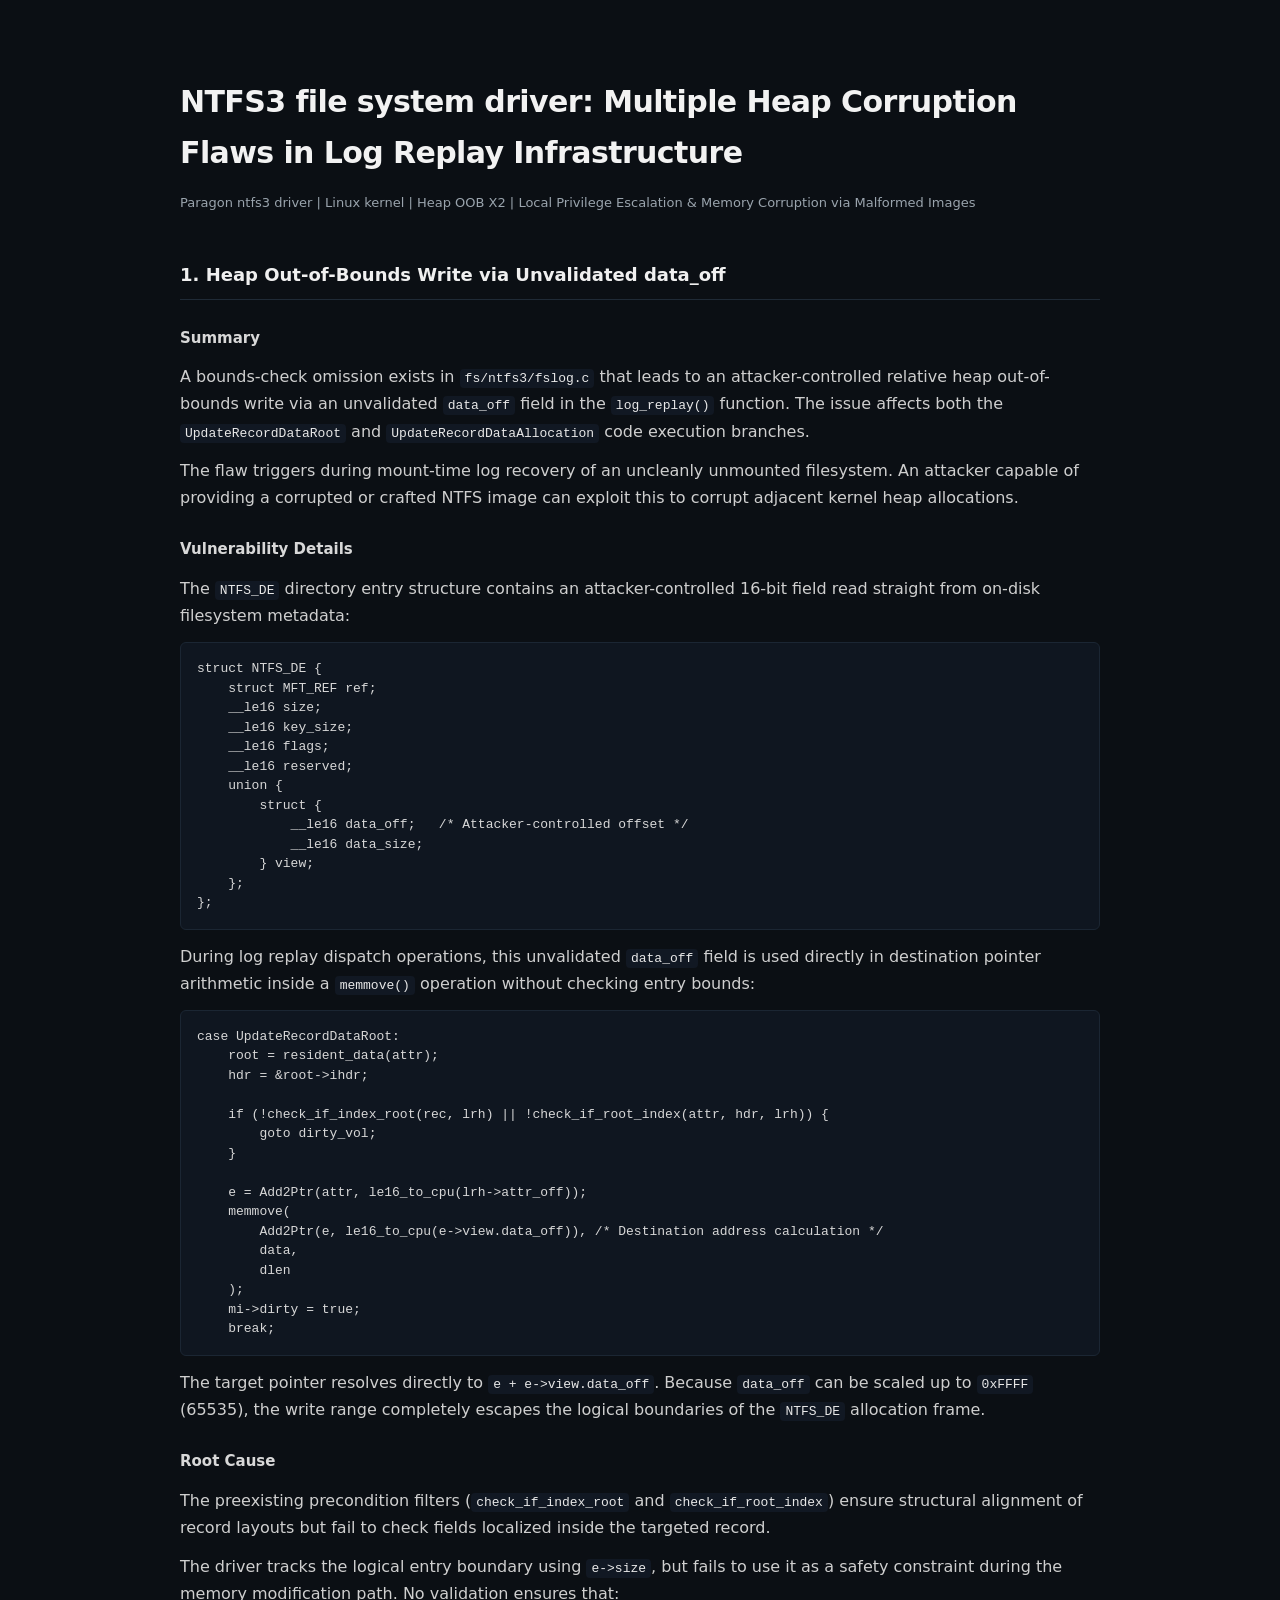
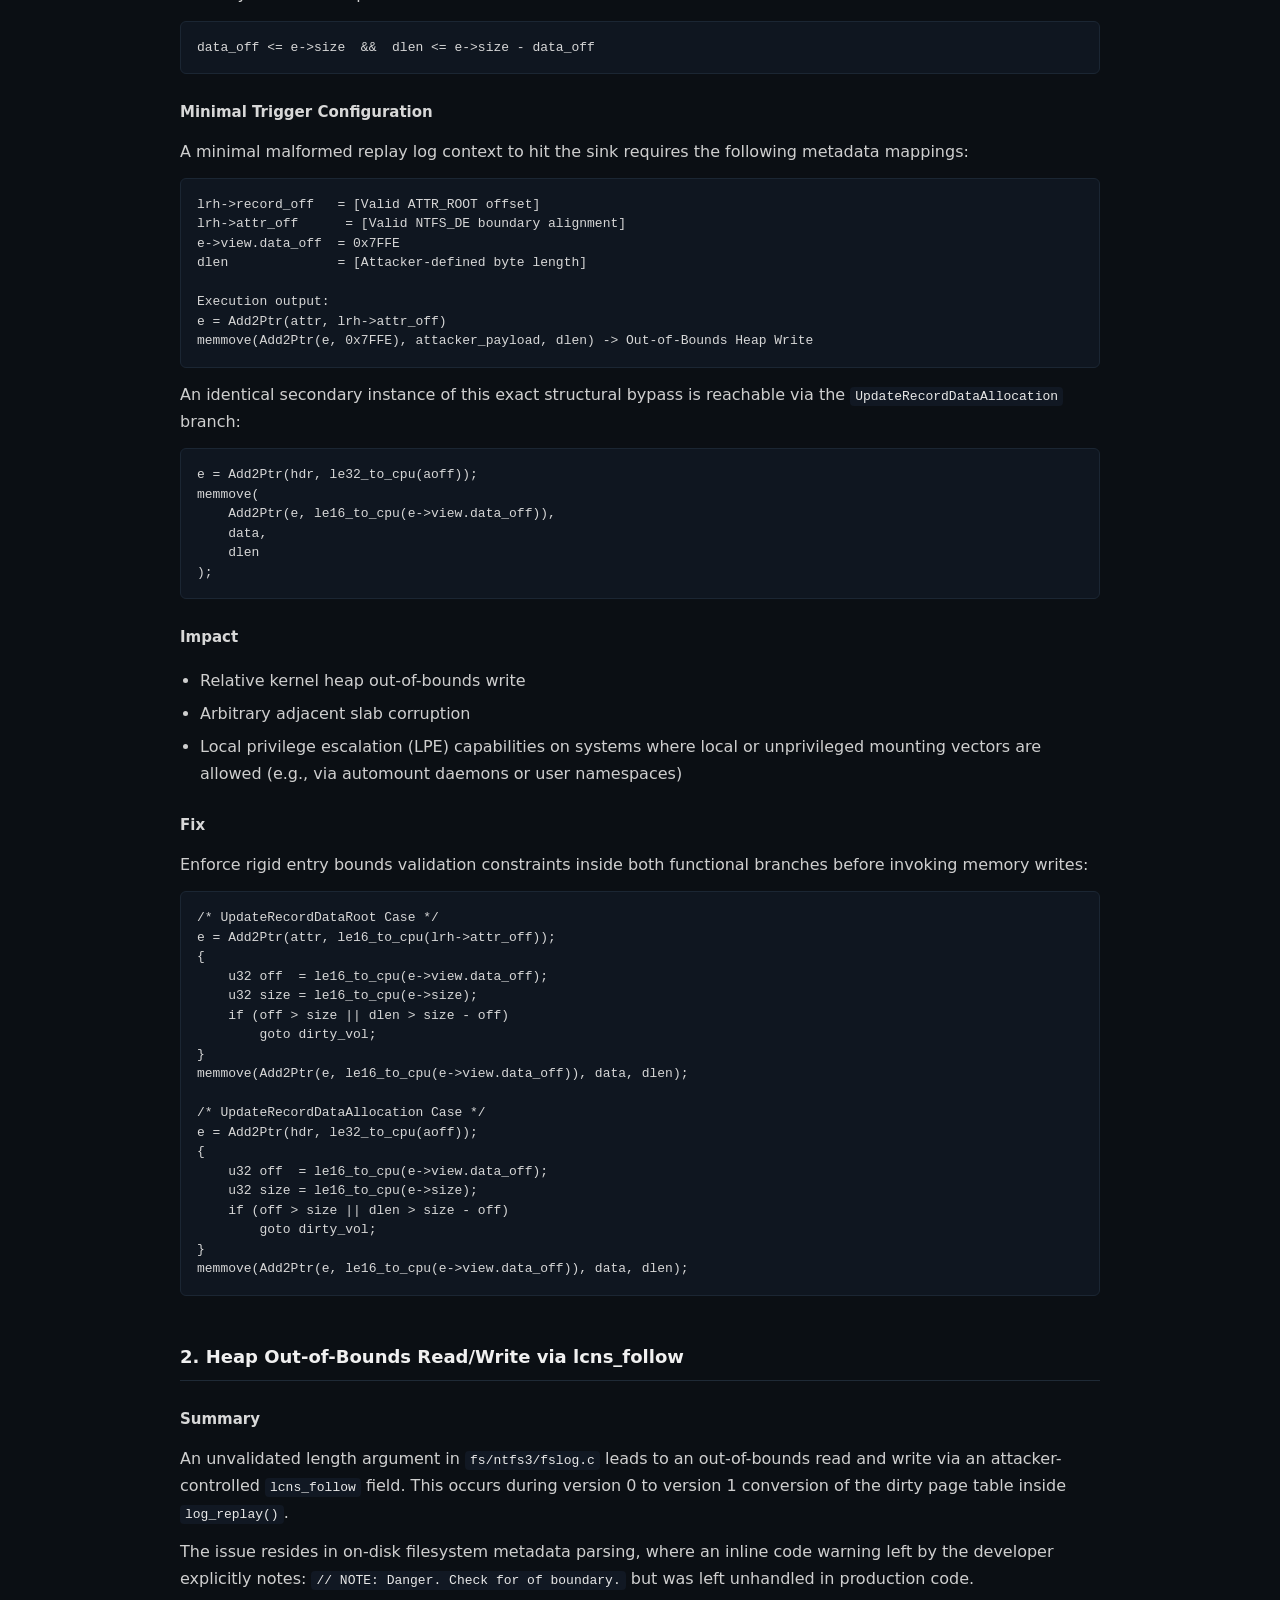
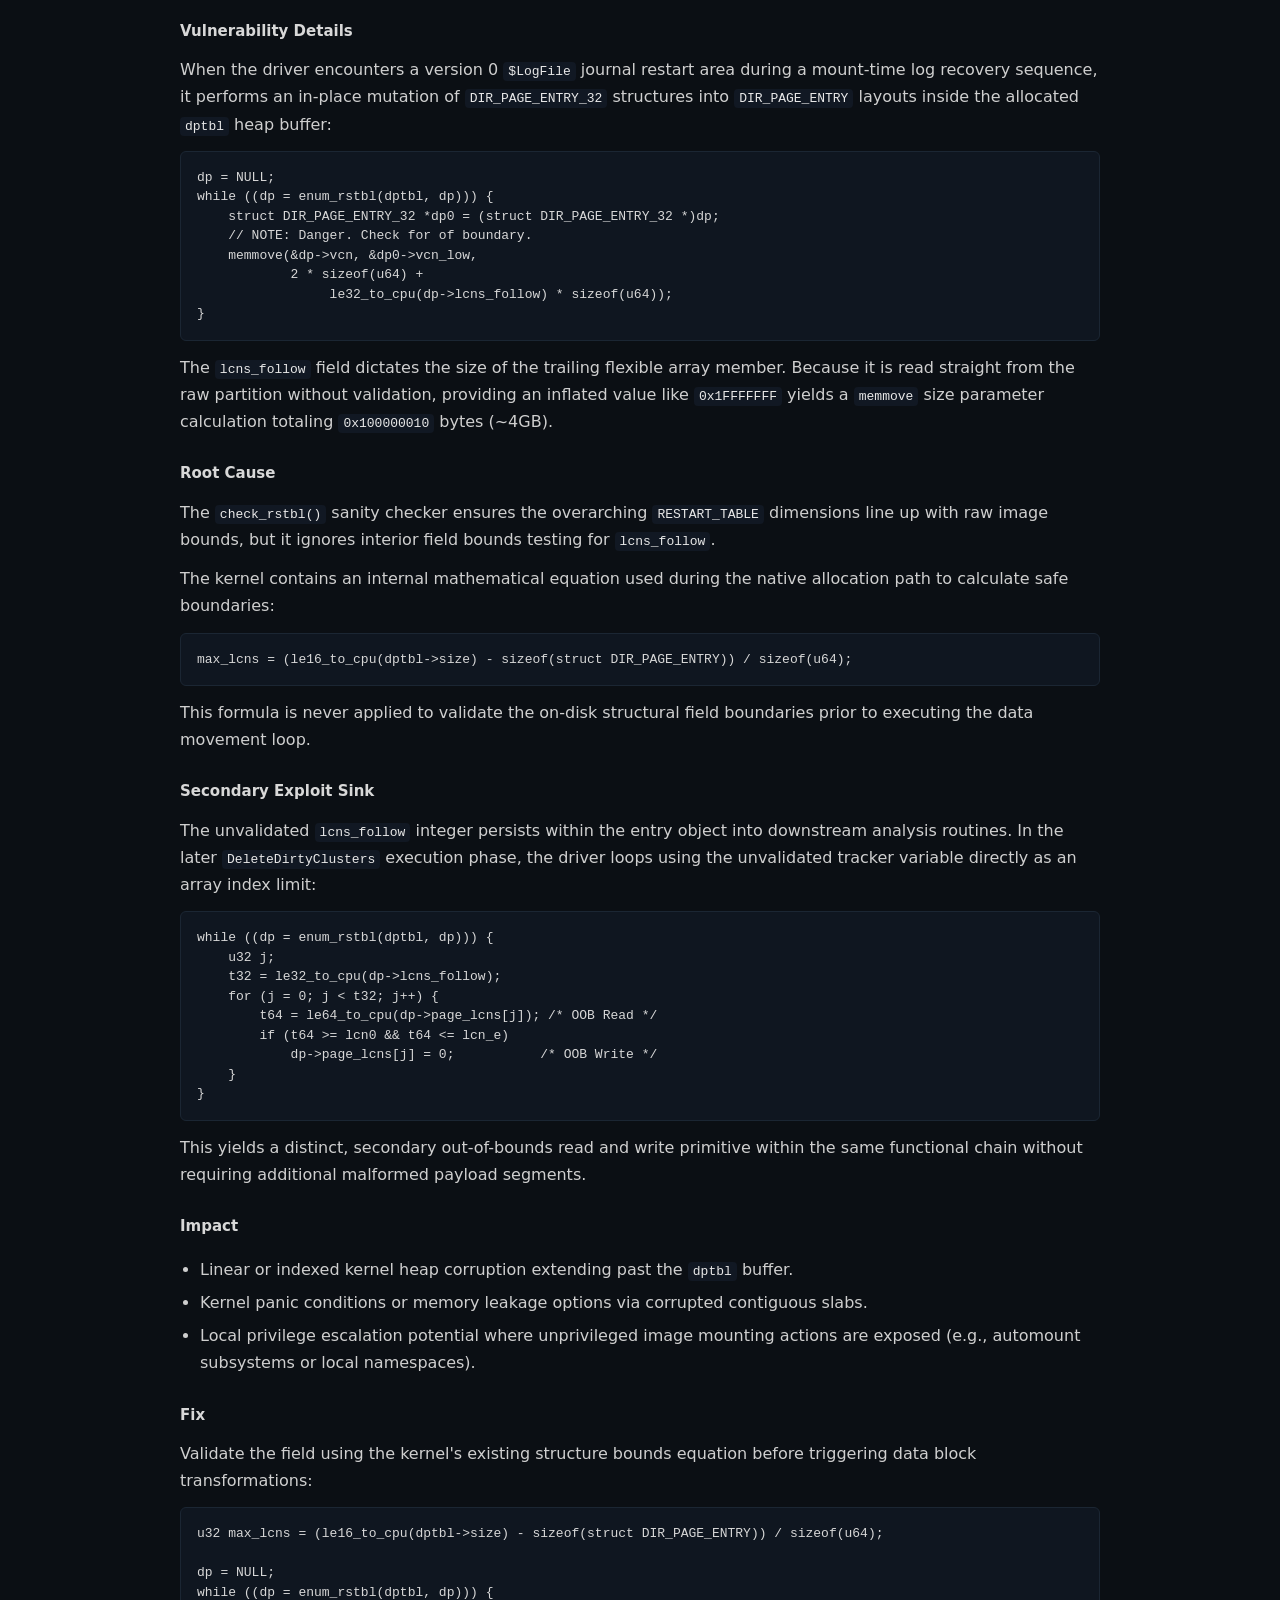
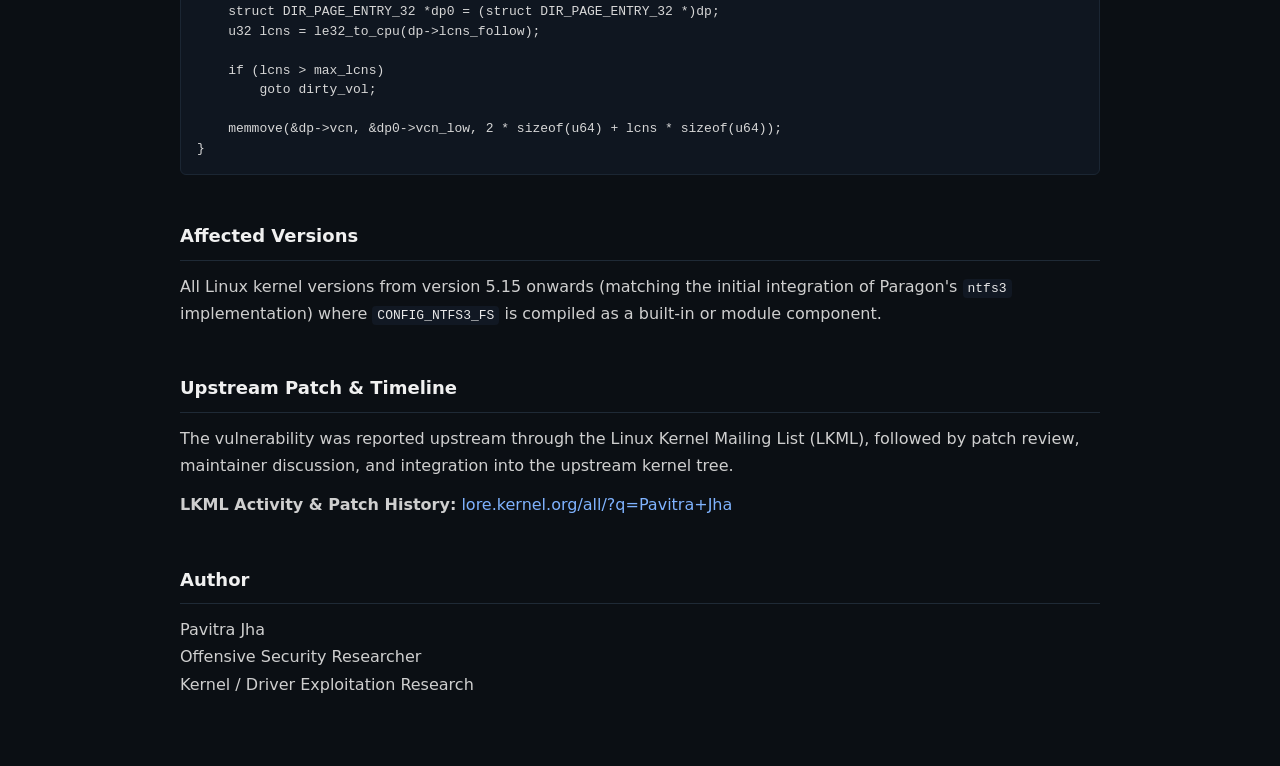
<file: blog/ntfs3-log_replay-oob-writeup.html>
<!DOCTYPE html>
<html lang="en">
<head>
<meta charset="UTF-8" />
<meta name="viewport" content="width=device-width, initial-scale=1.0" />
<title>ntfs3 Log Replay Vulnerabilities</title>

<style>
body {
    margin: 0;
    font-family: system-ui, -apple-system, Segoe UI, Roboto, sans-serif;
    background: #0b0f14;
    color: #e6e6e6;
    line-height: 1.7;
    -webkit-font-smoothing: antialiased;
    text-rendering: optimizeLegibility;
}

.container {
    max-width: 920px;
    margin: 0 auto;
    padding: 56px 22px;
}

/* Headings — restrained, research style */
h1 {
    font-size: 30px;
    font-weight: 650;
    letter-spacing: -0.02em;
    margin-bottom: 14px;
    color: #f2f2f2;
}

h2 {
    font-size: 18px;
    font-weight: 600;
    margin-top: 46px;
    margin-bottom: 12px;
    padding-bottom: 8px;
    border-bottom: 1px solid #1f2a36;
    color: #f0f0f0;
}

h3 {
    font-size: 15px;
    font-weight: 600;
    margin-top: 26px;
    margin-bottom: 8px;
    color: #d8d8d8;
}

/* Paragraphs */
p {
    margin: 12px 0;
    color: #cfcfcf;
}

/* Meta text (lighter, muted) */
.meta {
    color: #9aa4ad;
    font-size: 13px;
}

/* Links — subtle, not neon */
a {
    color: #7fb3ff;
    text-decoration: none;
    border-bottom: 1px solid transparent;
}

a:hover {
    border-bottom: 1px solid #7fb3ff;
}

/* Code styling (Project Zero-like clarity) */
code {
    font-family: ui-monospace, SFMono-Regular, Menlo, Consolas, monospace;
    font-size: 13px;
    color: #e8e8e8;
    background: #111823;
    padding: 2px 5px;
    border-radius: 4px;
}

/* Code blocks */
pre {
    background: #0f1620;
    border: 1px solid #1b2633;
    padding: 16px;
    overflow-x: auto;
    font-size: 13px;
    line-height: 1.5;
    color: #d7d7d7;
    border-radius: 6px;
}

/* Sections spacing */
.section {
    margin-top: 22px;
}

/* Horizontal rule — very subtle */
hr {
    border: none;
    border-top: 1px solid #1b2633;
    margin: 34px 0;
}

/* Lists */
ul {
    padding-left: 20px;
}

li {
    margin: 6px 0;
    color: #cfcfcf;
}

/* Selection (nice touch for “research blog” feel) */
::selection {
    background: #1f3a5f;
    color: #ffffff;
}
</style>

</head>

<body>

<div class="container">

<header>
<h1>NTFS3 file system driver: Multiple Heap Corruption Flaws in Log Replay Infrastructure</h1>
<p class="meta">
Paragon ntfs3 driver | Linux kernel | Heap OOB X2 | Local Privilege Escalation & Memory Corruption via Malformed Images 
</p>
</header>

<section class="section">
    <h2>1. Heap Out-of-Bounds Write via Unvalidated data_off</h2>
    
    <h3>Summary</h3>
    <p>
        A bounds-check omission exists in <code>fs/ntfs3/fslog.c</code> that leads to an attacker-controlled relative heap out-of-bounds write via an unvalidated <code>data_off</code> field in the <code>log_replay()</code> function. The issue affects both the <code>UpdateRecordDataRoot</code> and <code>UpdateRecordDataAllocation</code> code execution branches.
    </p>
    <p>
        The flaw triggers during mount-time log recovery of an uncleanly unmounted filesystem. An attacker capable of providing a corrupted or crafted NTFS image can exploit this to corrupt adjacent kernel heap allocations.
    </p>

    <h3>Vulnerability Details</h3>
    <p>
        The <code>NTFS_DE</code> directory entry structure contains an attacker-controlled 16-bit field read straight from on-disk filesystem metadata:
    </p>
<pre>
struct NTFS_DE {
    struct MFT_REF ref;
    __le16 size;
    __le16 key_size;
    __le16 flags;
    __le16 reserved;
    union {
        struct {
            __le16 data_off;   /* Attacker-controlled offset */
            __le16 data_size;
        } view;
    };
};
</pre>
    <p>
        During log replay dispatch operations, this unvalidated <code>data_off</code> field is used directly in destination pointer arithmetic inside a <code>memmove()</code> operation without checking entry bounds:
    </p>
<pre>
case UpdateRecordDataRoot:
    root = resident_data(attr);
    hdr = &root->ihdr;

    if (!check_if_index_root(rec, lrh) || !check_if_root_index(attr, hdr, lrh)) {
        goto dirty_vol;
    }
    
    e = Add2Ptr(attr, le16_to_cpu(lrh->attr_off));
    memmove(
        Add2Ptr(e, le16_to_cpu(e->view.data_off)), /* Destination address calculation */
        data,
        dlen
    );
    mi->dirty = true;
    break;
</pre>
    <p>
        The target pointer resolves directly to <code>e + e->view.data_off</code>. Because <code>data_off</code> can be scaled up to <code>0xFFFF</code> (65535), the write range completely escapes the logical boundaries of the <code>NTFS_DE</code> allocation frame.
    </p>

    <h3>Root Cause</h3>
    <p>
        The preexisting precondition filters (<code>check_if_index_root</code> and <code>check_if_root_index</code>) ensure structural alignment of record layouts but fail to check fields localized inside the targeted record. 
    </p>
    <p>
        The driver tracks the logical entry boundary using <code>e->size</code>, but fails to use it as a safety constraint during the memory modification path. No validation ensures that:
    </p>
<pre>
data_off &lt;= e->size  &amp;&amp;  dlen &lt;= e->size - data_off
</pre>

    <h3>Minimal Trigger Configuration</h3>
    <p>
        A minimal malformed replay log context to hit the sink requires the following metadata mappings:
    </p>
<pre>
lrh->record_off   = [Valid ATTR_ROOT offset]
lrh->attr_off      = [Valid NTFS_DE boundary alignment]
e->view.data_off  = 0x7FFE
dlen              = [Attacker-defined byte length]

Execution output:
e = Add2Ptr(attr, lrh->attr_off)
memmove(Add2Ptr(e, 0x7FFE), attacker_payload, dlen) -> Out-of-Bounds Heap Write
</pre>
    <p>
        An identical secondary instance of this exact structural bypass is reachable via the <code>UpdateRecordDataAllocation</code> branch:
    </p>
<pre>
e = Add2Ptr(hdr, le32_to_cpu(aoff));
memmove(
    Add2Ptr(e, le16_to_cpu(e->view.data_off)),
    data,
    dlen
);
</pre>

    <h3>Impact</h3>
    <ul>
        <li>Relative kernel heap out-of-bounds write</li>
        <li>Arbitrary adjacent slab corruption</li>
        <li>Local privilege escalation (LPE) capabilities on systems where local or unprivileged mounting vectors are allowed (e.g., via automount daemons or user namespaces)</li>
    </ul>

    <h3>Fix</h3>
    <p>
        Enforce rigid entry bounds validation constraints inside both functional branches before invoking memory writes:
    </p>
<pre>
/* UpdateRecordDataRoot Case */
e = Add2Ptr(attr, le16_to_cpu(lrh->attr_off));
{
    u32 off  = le16_to_cpu(e->view.data_off);
    u32 size = le16_to_cpu(e->size);
    if (off > size || dlen > size - off)
        goto dirty_vol;
}
memmove(Add2Ptr(e, le16_to_cpu(e->view.data_off)), data, dlen);

/* UpdateRecordDataAllocation Case */
e = Add2Ptr(hdr, le32_to_cpu(aoff));
{
    u32 off  = le16_to_cpu(e->view.data_off);
    u32 size = le16_to_cpu(e->size);
    if (off > size || dlen > size - off)
        goto dirty_vol;
}
memmove(Add2Ptr(e, le16_to_cpu(e->view.data_off)), data, dlen);
</pre>
</section>

<section class="section">
    <h2>2. Heap Out-of-Bounds Read/Write via lcns_follow</h2>
    
    <h3>Summary</h3>
    <p>
        An unvalidated length argument in <code>fs/ntfs3/fslog.c</code> leads to an out-of-bounds read and write via an attacker-controlled <code>lcns_follow</code> field. This occurs during version 0 to version 1 conversion of the dirty page table inside <code>log_replay()</code>.
    </p>
    <p>
        The issue resides in on-disk filesystem metadata parsing, where an inline code warning left by the developer explicitly notes: <code>// NOTE: Danger. Check for of boundary.</code> but was left unhandled in production code.
    </p>

    <h3>Vulnerability Details</h3>
    <p>
        When the driver encounters a version 0 <code>$LogFile</code> journal restart area during a mount-time log recovery sequence, it performs an in-place mutation of <code>DIR_PAGE_ENTRY_32</code> structures into <code>DIR_PAGE_ENTRY</code> layouts inside the allocated <code>dptbl</code> heap buffer:
    </p>
<pre>
dp = NULL;
while ((dp = enum_rstbl(dptbl, dp))) {
    struct DIR_PAGE_ENTRY_32 *dp0 = (struct DIR_PAGE_ENTRY_32 *)dp;
    // NOTE: Danger. Check for of boundary.
    memmove(&dp->vcn, &dp0->vcn_low,
            2 * sizeof(u64) +
                 le32_to_cpu(dp->lcns_follow) * sizeof(u64));
}
</pre>
    <p>
        The <code>lcns_follow</code> field dictates the size of the trailing flexible array member. Because it is read straight from the raw partition without validation, providing an inflated value like <code>0x1FFFFFFF</code> yields a <code>memmove</code> size parameter calculation totaling <code>0x100000010</code> bytes (~4GB).
    </p>

    <h3>Root Cause</h3>
    <p>
        The <code>check_rstbl()</code> sanity checker ensures the overarching <code>RESTART_TABLE</code> dimensions line up with raw image bounds, but it ignores interior field bounds testing for <code>lcns_follow</code>. 
    </p>
    <p>
        The kernel contains an internal mathematical equation used during the native allocation path to calculate safe boundaries:
    </p>
<pre>
max_lcns = (le16_to_cpu(dptbl->size) - sizeof(struct DIR_PAGE_ENTRY)) / sizeof(u64);
</pre>
    <p>
        This formula is never applied to validate the on-disk structural field boundaries prior to executing the data movement loop.
    </p>

    <h3>Secondary Exploit Sink</h3>
    <p>
        The unvalidated <code>lcns_follow</code> integer persists within the entry object into downstream analysis routines. In the later <code>DeleteDirtyClusters</code> execution phase, the driver loops using the unvalidated tracker variable directly as an array index limit:
    </p>
<pre>
while ((dp = enum_rstbl(dptbl, dp))) {
    u32 j;
    t32 = le32_to_cpu(dp->lcns_follow);
    for (j = 0; j &lt; t32; j++) {
        t64 = le64_to_cpu(dp->page_lcns[j]); /* OOB Read */
        if (t64 &gt;= lcn0 &amp;&amp; t64 &lt;= lcn_e)
            dp->page_lcns[j] = 0;           /* OOB Write */
    }
}
</pre>
    <p>
        This yields a distinct, secondary out-of-bounds read and write primitive within the same functional chain without requiring additional malformed payload segments.
    </p>

    <h3>Impact</h3>
    <ul>
        <li>Linear or indexed kernel heap corruption extending past the <code>dptbl</code> buffer.</li>
        <li>Kernel panic conditions or memory leakage options via corrupted contiguous slabs.</li>
        <li>Local privilege escalation potential where unprivileged image mounting actions are exposed (e.g., automount subsystems or local namespaces).</li>
    </ul>

    <h3>Fix</h3>
    <p>
        Validate the field using the kernel's existing structure bounds equation before triggering data block transformations:
    </p>
<pre>
u32 max_lcns = (le16_to_cpu(dptbl->size) - sizeof(struct DIR_PAGE_ENTRY)) / sizeof(u64);

dp = NULL;
while ((dp = enum_rstbl(dptbl, dp))) {
    struct DIR_PAGE_ENTRY_32 *dp0 = (struct DIR_PAGE_ENTRY_32 *)dp;
    u32 lcns = le32_to_cpu(dp->lcns_follow);

    if (lcns &gt; max_lcns)
        goto dirty_vol;

    memmove(&dp->vcn, &dp0->vcn_low, 2 * sizeof(u64) + lcns * sizeof(u64));
}
</pre>
</section>

<section class="section">
    <h2>Affected Versions</h2>
    <p>
        All Linux kernel versions from version 5.15 onwards (matching the initial integration of Paragon's <code>ntfs3</code> implementation) where <code>CONFIG_NTFS3_FS</code> is compiled as a built-in or module component.
    </p>
</section>
<section class="section">

<h2>Upstream Patch & Timeline</h2>

<p>
The vulnerability was reported upstream through the Linux Kernel Mailing List (LKML), followed by patch review, maintainer discussion, and integration into the upstream kernel tree.
</p>

<p>
<strong>LKML Activity & Patch History:</strong>
<a href="https://lore.kernel.org/all/?q=Pavitra+Jha"
target="_blank"
rel="noopener noreferrer">
lore.kernel.org/all/?q=Pavitra+Jha
</a>
</p>

</section>
<div class="section">
<h2>Author</h2>

<p>
Pavitra Jha<br>
Offensive Security Researcher<br>
Kernel / Driver Exploitation Research
</p>

</div>

</div>

</body>
</html>
</file>
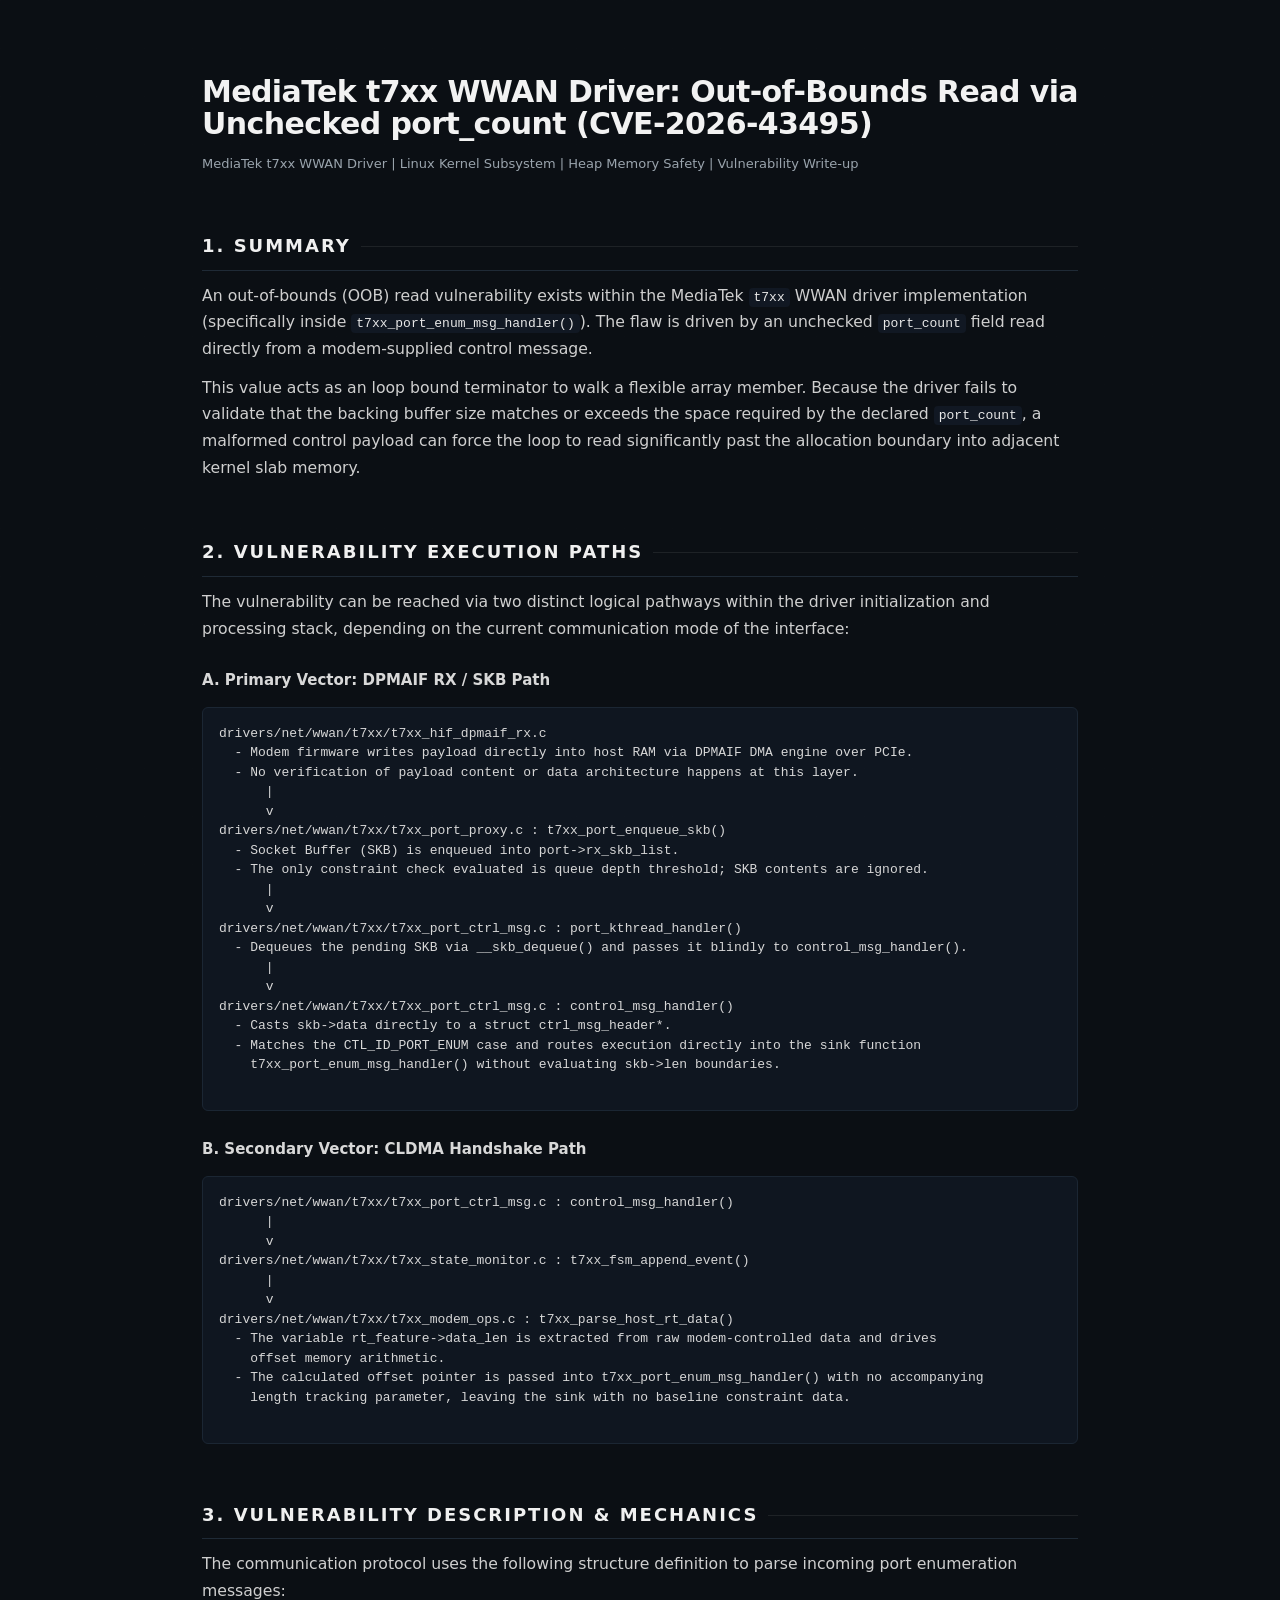
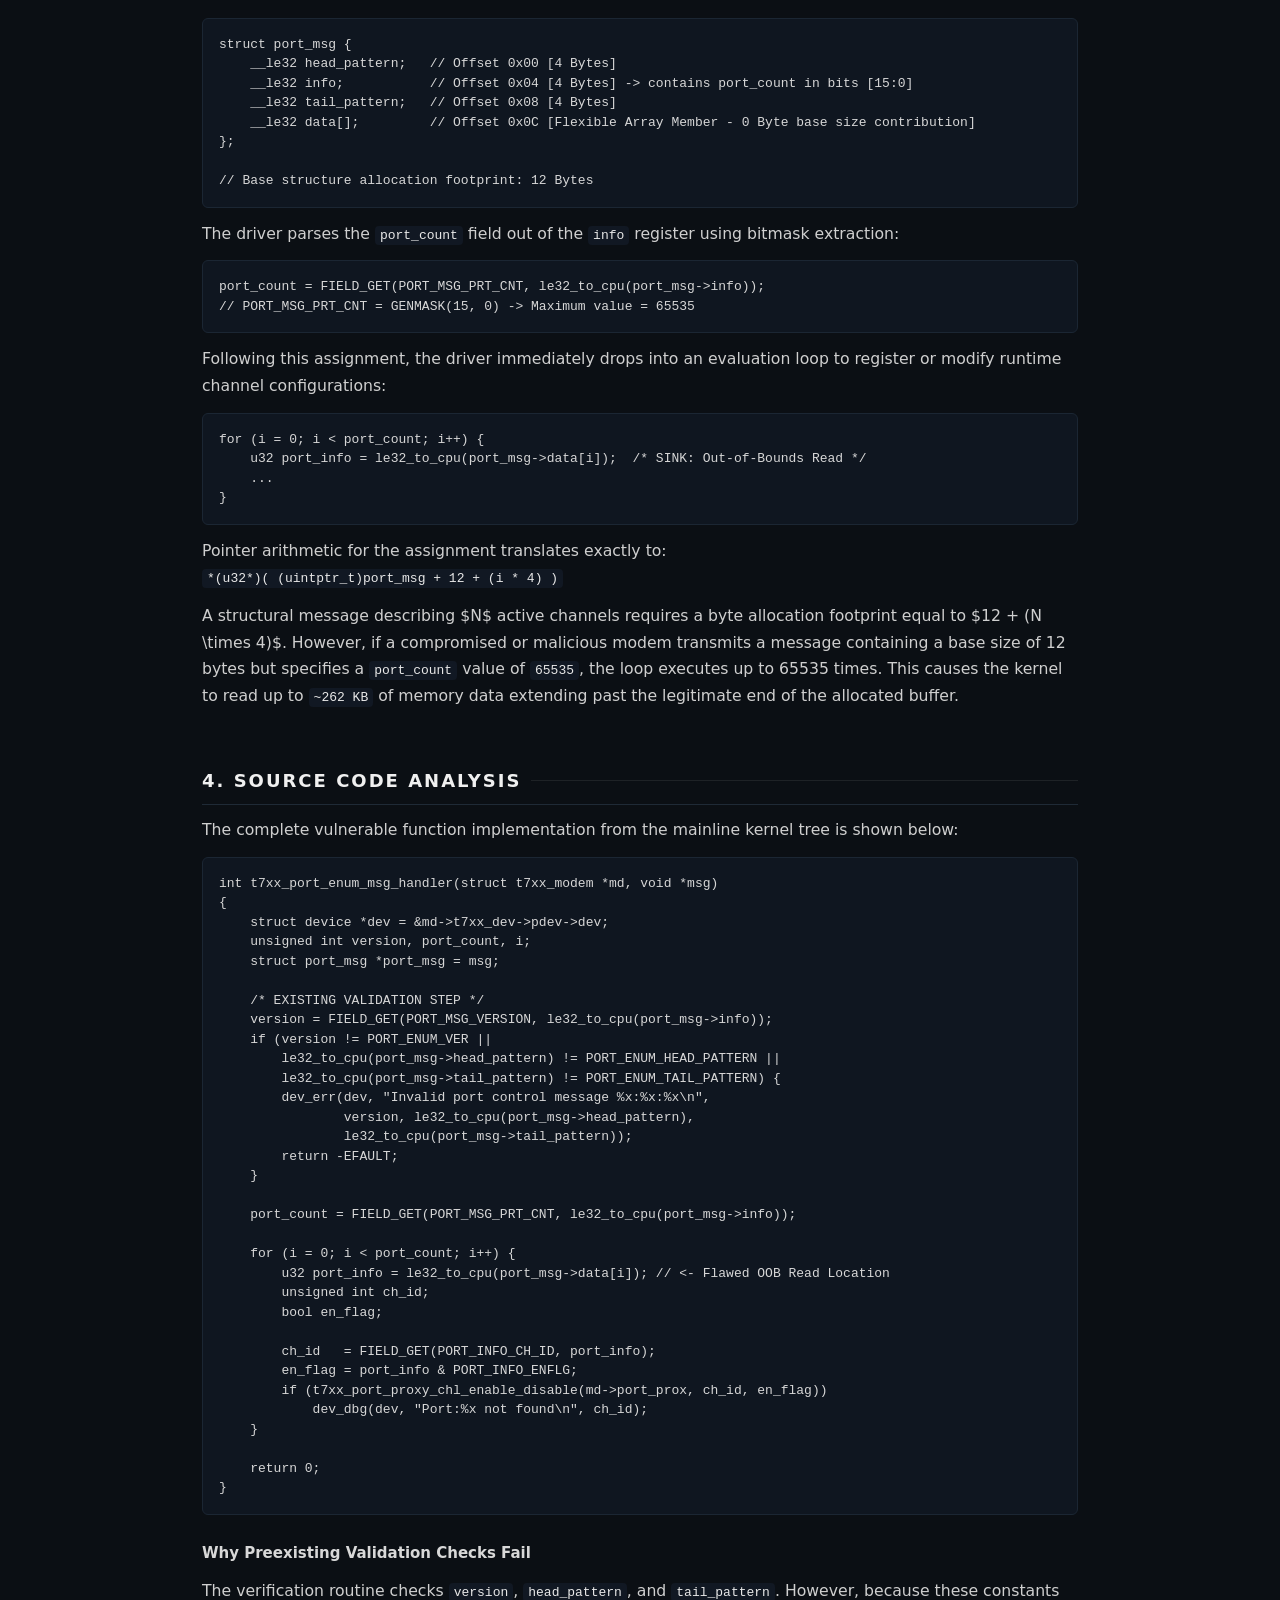
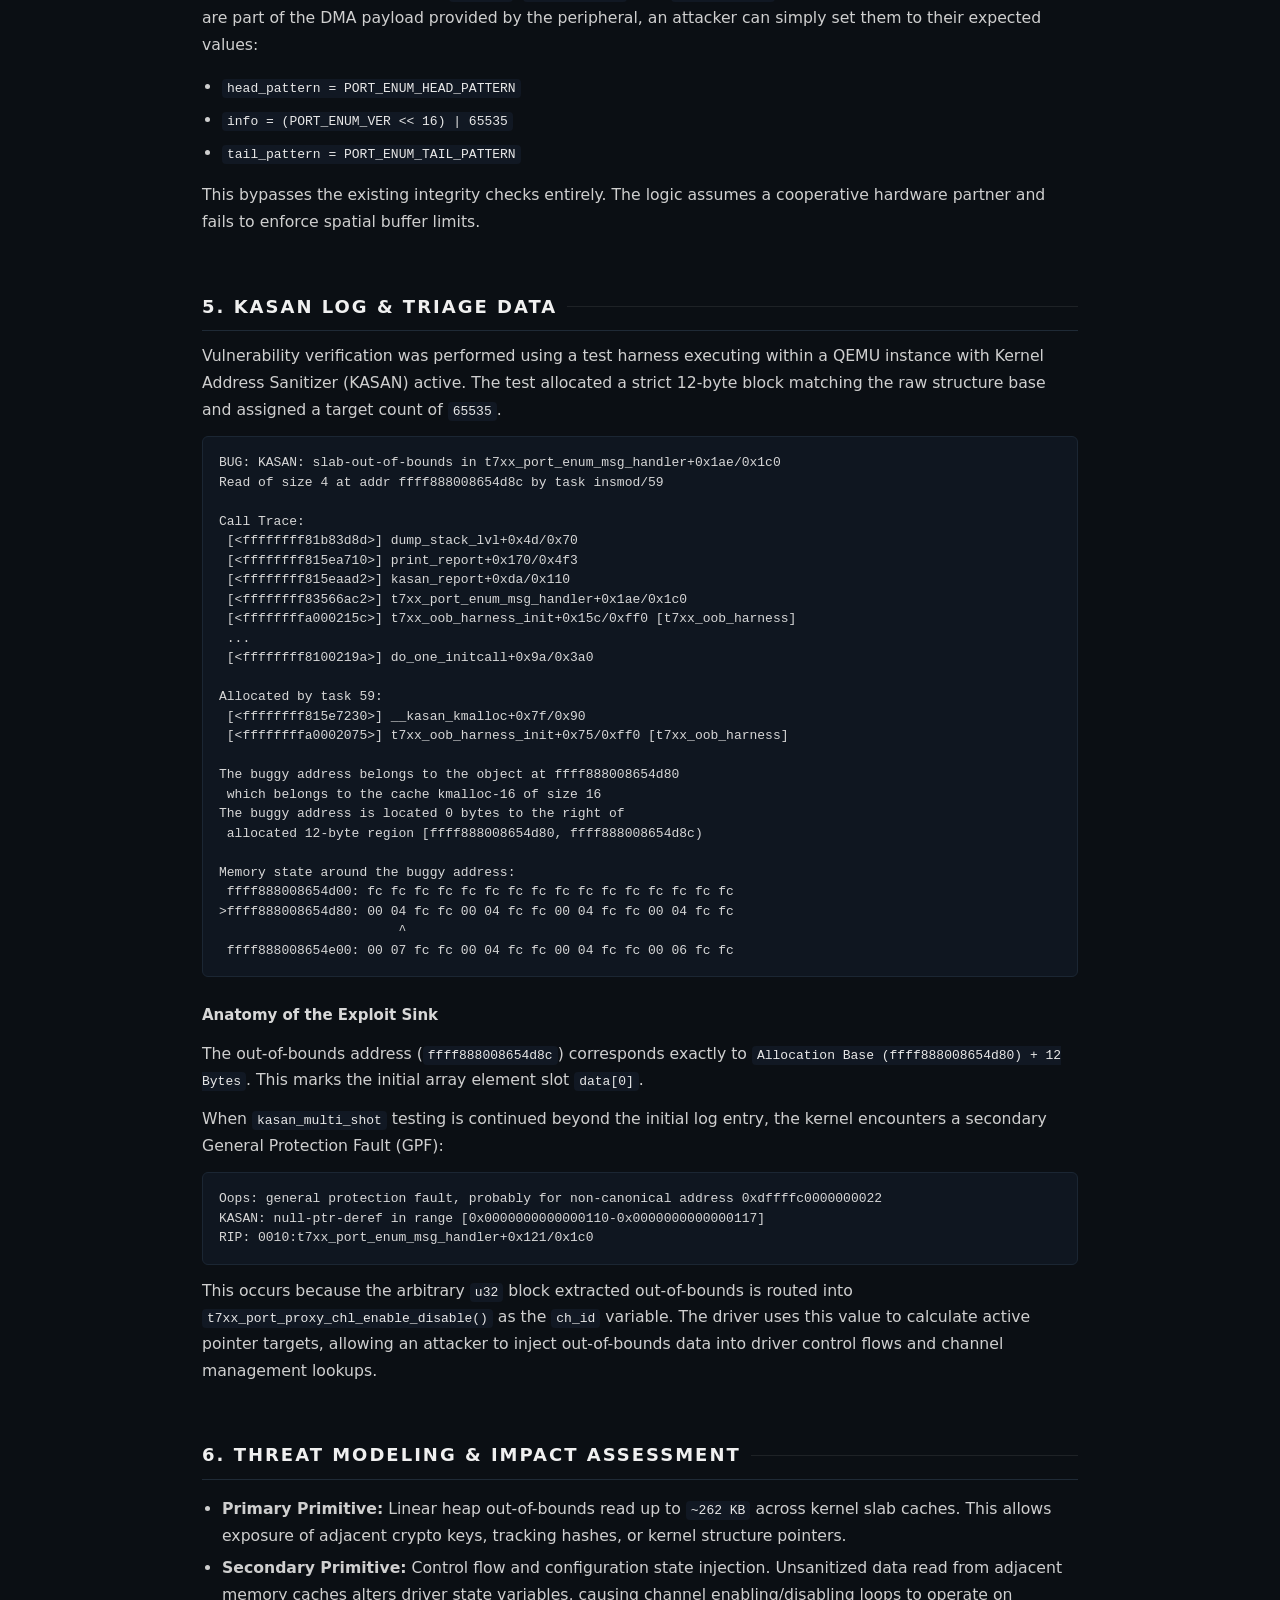
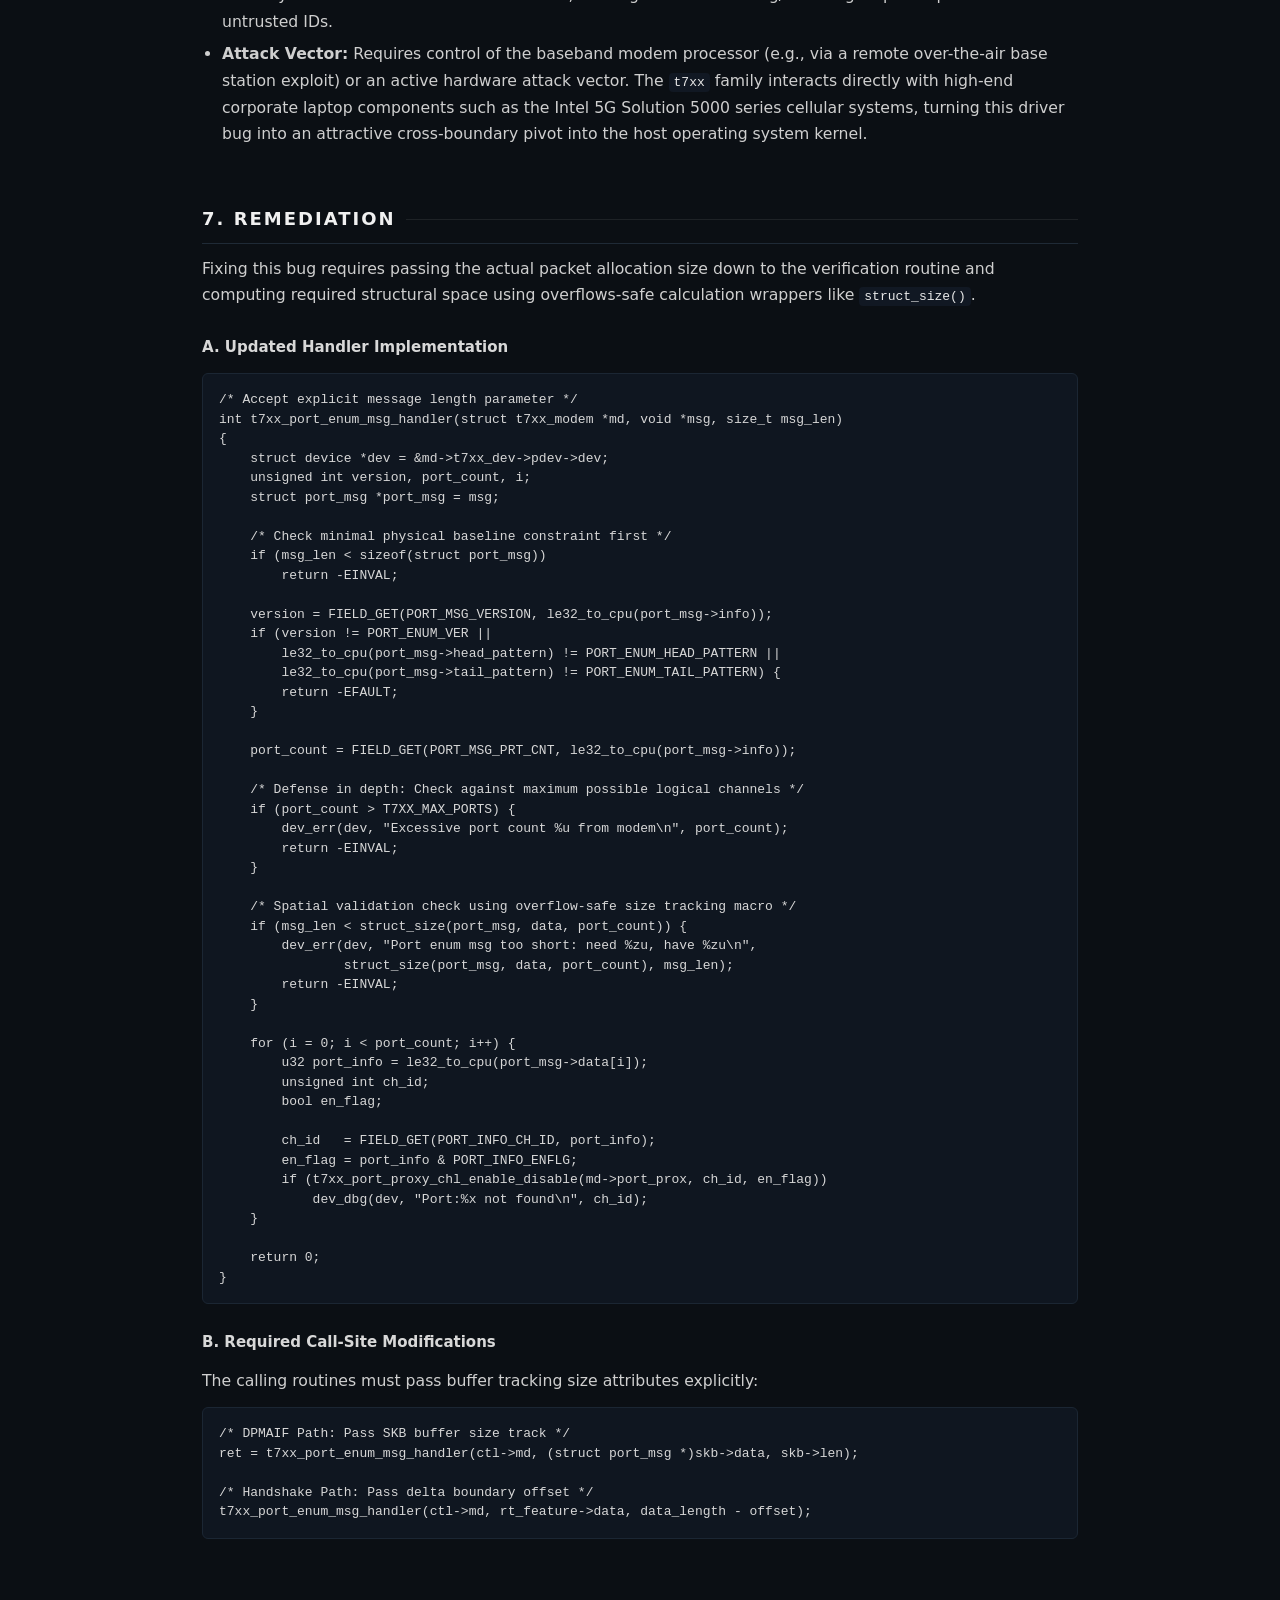
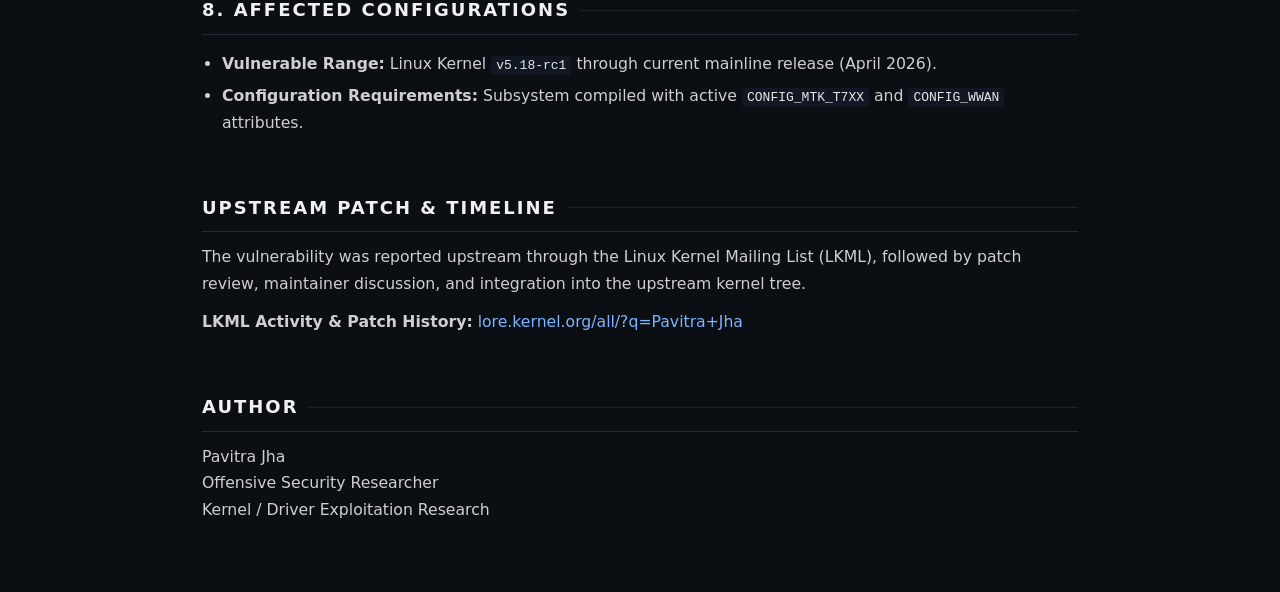
<file: blog/t7xx-oob-writeup.html>
<!DOCTYPE html>
<html lang="en">
<head>
<meta charset="UTF-8" />
<meta name="viewport" content="width=device-width, initial-scale=1.0" />
<title>MediaTek t7xx WWAN Driver Out-of-Bounds Read</title>
<link rel="stylesheet" href="../style.css" />

<style>
body {
    margin: 0;
    font-family: system-ui, -apple-system, Segoe UI, Roboto, sans-serif;
    background: #0b0f14;
    color: #e6e6e6;
    line-height: 1.7;
    -webkit-font-smoothing: antialiased;
    text-rendering: optimizeLegibility;
}

.container {
    max-width: 920px;
    margin: 0 auto;
    padding: 56px 22px;
}

/* Headings — restrained, research style */
h1 {
    font-size: 30px;
    font-weight: 650;
    letter-spacing: -0.02em;
    margin-bottom: 14px;
    color: #f2f2f2;
}

h2 {
    font-size: 18px;
    font-weight: 600;
    margin-top: 46px;
    margin-bottom: 12px;
    padding-bottom: 8px;
    border-bottom: 1px solid #1f2a36;
    color: #f0f0f0;
}

h3 {
    font-size: 15px;
    font-weight: 600;
    margin-top: 26px;
    margin-bottom: 8px;
    color: #d8d8d8;
}

/* Paragraphs */
p {
    margin: 12px 0;
    color: #cfcfcf;
}

/* Meta text (lighter, muted) */
.meta {
    color: #9aa4ad;
    font-size: 13px;
}

/* Links — subtle, not neon */
a {
    color: #7fb3ff;
    text-decoration: none;
    border-bottom: 1px solid transparent;
}

a:hover {
    border-bottom: 1px solid #7fb3ff;
}

/* Code styling (Project Zero-like clarity) */
code {
    font-family: ui-monospace, SFMono-Regular, Menlo, Consolas, monospace;
    font-size: 13px;
    color: #e8e8e8;
    background: #111823;
    padding: 2px 5px;
    border-radius: 4px;
}

/* Code blocks */
pre {
    background: #0f1620;
    border: 1px solid #1b2633;
    padding: 16px;
    overflow-x: auto;
    font-size: 13px;
    line-height: 1.5;
    color: #d7d7d7;
    border-radius: 6px;
}

/* Sections spacing */
.section {
    margin-top: 22px;
}

/* Horizontal rule — very subtle */
hr {
    border: none;
    border-top: 1px solid #1b2633;
    margin: 34px 0;
}

/* Lists */
ul {
    padding-left: 20px;
}

li {
    margin: 6px 0;
    color: #cfcfcf;
}

/* Selection (nice touch for “research blog” feel) */
::selection {
    background: #1f3a5f;
    color: #ffffff;
}</style>

</head>

<body>

<div class="container">

<header>
<h1>MediaTek t7xx WWAN Driver: Out-of-Bounds Read via Unchecked port_count (CVE-2026-43495)</h1>
<p class="meta">
MediaTek t7xx WWAN Driver | Linux Kernel Subsystem | Heap Memory Safety | Vulnerability Write-up
</p>
</header>

<section class="section">
    <h2>1. Summary</h2>
    <p>
        An out-of-bounds (OOB) read vulnerability exists within the MediaTek <code>t7xx</code> WWAN driver implementation (specifically inside <code>t7xx_port_enum_msg_handler()</code>). The flaw is driven by an unchecked <code>port_count</code> field read directly from a modem-supplied control message. 
    </p>
    <p>
        This value acts as an loop bound terminator to walk a flexible array member. Because the driver fails to validate that the backing buffer size matches or exceeds the space required by the declared <code>port_count</code>, a malformed control payload can force the loop to read significantly past the allocation boundary into adjacent kernel slab memory.
    </p>
</section>

<section class="section">
    <h2>2. Vulnerability Execution Paths</h2>
    <p>
        The vulnerability can be reached via two distinct logical pathways within the driver initialization and processing stack, depending on the current communication mode of the interface:
    </p>

    <h3>A. Primary Vector: DPMAIF RX / SKB Path</h3>
    <pre>
drivers/net/wwan/t7xx/t7xx_hif_dpmaif_rx.c
  - Modem firmware writes payload directly into host RAM via DPMAIF DMA engine over PCIe.
  - No verification of payload content or data architecture happens at this layer.
      |
      v
drivers/net/wwan/t7xx/t7xx_port_proxy.c : t7xx_port_enqueue_skb()
  - Socket Buffer (SKB) is enqueued into port->rx_skb_list. 
  - The only constraint check evaluated is queue depth threshold; SKB contents are ignored.
      |
      v
drivers/net/wwan/t7xx/t7xx_port_ctrl_msg.c : port_kthread_handler()
  - Dequeues the pending SKB via __skb_dequeue() and passes it blindly to control_msg_handler().
      |
      v
drivers/net/wwan/t7xx/t7xx_port_ctrl_msg.c : control_msg_handler()
  - Casts skb->data directly to a struct ctrl_msg_header*. 
  - Matches the CTL_ID_PORT_ENUM case and routes execution directly into the sink function
    t7xx_port_enum_msg_handler() without evaluating skb->len boundaries.
    </pre>

    <h3>B. Secondary Vector: CLDMA Handshake Path</h3>
    <pre>
drivers/net/wwan/t7xx/t7xx_port_ctrl_msg.c : control_msg_handler()
      |
      v
drivers/net/wwan/t7xx/t7xx_state_monitor.c : t7xx_fsm_append_event()
      |
      v
drivers/net/wwan/t7xx/t7xx_modem_ops.c : t7xx_parse_host_rt_data()
  - The variable rt_feature->data_len is extracted from raw modem-controlled data and drives 
    offset memory arithmetic. 
  - The calculated offset pointer is passed into t7xx_port_enum_msg_handler() with no accompanying
    length tracking parameter, leaving the sink with no baseline constraint data.
    </pre>
</section>

<section class="section">
    <h2>3. Vulnerability Description & Mechanics</h2>
    <p>
        The communication protocol uses the following structure definition to parse incoming port enumeration messages:
    </p>
<pre>
struct port_msg {
    __le32 head_pattern;   // Offset 0x00 [4 Bytes]
    __le32 info;           // Offset 0x04 [4 Bytes] -> contains port_count in bits [15:0]
    __le32 tail_pattern;   // Offset 0x08 [4 Bytes]
    __le32 data[];         // Offset 0x0C [Flexible Array Member - 0 Byte base size contribution]
};

// Base structure allocation footprint: 12 Bytes
</pre>
    <p>
        The driver parses the <code>port_count</code> field out of the <code>info</code> register using bitmask extraction:
    </p>
<pre>
port_count = FIELD_GET(PORT_MSG_PRT_CNT, le32_to_cpu(port_msg->info));
// PORT_MSG_PRT_CNT = GENMASK(15, 0) -> Maximum value = 65535
</pre>
    <p>
        Following this assignment, the driver immediately drops into an evaluation loop to register or modify runtime channel configurations:
    </p>
<pre>
for (i = 0; i &lt; port_count; i++) {
    u32 port_info = le32_to_cpu(port_msg->data[i]);  /* SINK: Out-of-Bounds Read */
    ...
}
</pre>
    <p>
        Pointer arithmetic for the assignment translates exactly to:
        <br>
        <code>*(u32*)( (uintptr_t)port_msg + 12 + (i * 4) )</code>
    </p>
    <p>
        A structural message describing $N$ active channels requires a byte allocation footprint equal to $12 + (N \times 4)$. However, if a compromised or malicious modem transmits a message containing a base size of 12 bytes but specifies a <code>port_count</code> value of <code>65535</code>, the loop executes up to 65535 times. This causes the kernel to read up to <code>~262 KB</code> of memory data extending past the legitimate end of the allocated buffer.
    </p>
</section>

<section class="section">
    <h2>4. Source Code Analysis</h2>
    <p>
        The complete vulnerable function implementation from the mainline kernel tree is shown below:
    </p>
<pre>
int t7xx_port_enum_msg_handler(struct t7xx_modem *md, void *msg)
{
    struct device *dev = &md->t7xx_dev->pdev->dev;
    unsigned int version, port_count, i;
    struct port_msg *port_msg = msg;

    /* EXISTING VALIDATION STEP */
    version = FIELD_GET(PORT_MSG_VERSION, le32_to_cpu(port_msg->info));
    if (version != PORT_ENUM_VER ||
        le32_to_cpu(port_msg->head_pattern) != PORT_ENUM_HEAD_PATTERN ||
        le32_to_cpu(port_msg->tail_pattern) != PORT_ENUM_TAIL_PATTERN) {
        dev_err(dev, "Invalid port control message %x:%x:%x\n",
                version, le32_to_cpu(port_msg->head_pattern),
                le32_to_cpu(port_msg->tail_pattern));
        return -EFAULT;
    }

    port_count = FIELD_GET(PORT_MSG_PRT_CNT, le32_to_cpu(port_msg->info));

    for (i = 0; i &lt; port_count; i++) {
        u32 port_info = le32_to_cpu(port_msg->data[i]); // &lt;- Flawed OOB Read Location
        unsigned int ch_id;
        bool en_flag;

        ch_id   = FIELD_GET(PORT_INFO_CH_ID, port_info);
        en_flag = port_info &amp; PORT_INFO_ENFLG;
        if (t7xx_port_proxy_chl_enable_disable(md->port_prox, ch_id, en_flag))
            dev_dbg(dev, "Port:%x not found\n", ch_id);
    }

    return 0;
}
</pre>
    <h3>Why Preexisting Validation Checks Fail</h3>
    <p>
        The verification routine checks <code>version</code>, <code>head_pattern</code>, and <code>tail_pattern</code>. However, because these constants are part of the DMA payload provided by the peripheral, an attacker can simply set them to their expected values:
    </p>
    <ul>
        <li><code>head_pattern = PORT_ENUM_HEAD_PATTERN</code></li>
        <li><code>info = (PORT_ENUM_VER &lt;&lt; 16) | 65535</code></li>
        <li><code>tail_pattern = PORT_ENUM_TAIL_PATTERN</code></li>
    </ul>
    <p>
        This bypasses the existing integrity checks entirely. The logic assumes a cooperative hardware partner and fails to enforce spatial buffer limits.
    </p>
</section>

<section class="section">
    <h2>5. KASAN Log & Triage Data</h2>
    <p>
        Vulnerability verification was performed using a test harness executing within a QEMU instance with Kernel Address Sanitizer (KASAN) active. The test allocated a strict 12-byte block matching the raw structure base and assigned a target count of <code>65535</code>.
    </p>
<pre>
BUG: KASAN: slab-out-of-bounds in t7xx_port_enum_msg_handler+0x1ae/0x1c0
Read of size 4 at addr ffff888008654d8c by task insmod/59

Call Trace:
 [&lt;ffffffff81b83d8d&gt;] dump_stack_lvl+0x4d/0x70
 [&lt;ffffffff815ea710&gt;] print_report+0x170/0x4f3
 [&lt;ffffffff815eaad2&gt;] kasan_report+0xda/0x110
 [&lt;ffffffff83566ac2&gt;] t7xx_port_enum_msg_handler+0x1ae/0x1c0
 [&lt;ffffffffa000215c&gt;] t7xx_oob_harness_init+0x15c/0xff0 [t7xx_oob_harness]
 ...
 [&lt;ffffffff8100219a&gt;] do_one_initcall+0x9a/0x3a0

Allocated by task 59:
 [&lt;ffffffff815e7230&gt;] __kasan_kmalloc+0x7f/0x90
 [&lt;ffffffffa0002075&gt;] t7xx_oob_harness_init+0x75/0xff0 [t7xx_oob_harness]

The buggy address belongs to the object at ffff888008654d80
 which belongs to the cache kmalloc-16 of size 16
The buggy address is located 0 bytes to the right of
 allocated 12-byte region [ffff888008654d80, ffff888008654d8c)

Memory state around the buggy address:
 ffff888008654d00: fc fc fc fc fc fc fc fc fc fc fc fc fc fc fc fc
&gt;ffff888008654d80: 00 04 fc fc 00 04 fc fc 00 04 fc fc 00 04 fc fc
                       ^
 ffff888008654e00: 00 07 fc fc 00 04 fc fc 00 04 fc fc 00 06 fc fc
</pre>
    <h3>Anatomy of the Exploit Sink</h3>
    <p>
        The out-of-bounds address (<code>ffff888008654d8c</code>) corresponds exactly to <code>Allocation Base (ffff888008654d80) + 12 Bytes</code>. This marks the initial array element slot <code>data[0]</code>. 
    </p>
    <p>
        When <code>kasan_multi_shot</code> testing is continued beyond the initial log entry, the kernel encounters a secondary General Protection Fault (GPF):
    </p>
<pre>
Oops: general protection fault, probably for non-canonical address 0xdffffc0000000022
KASAN: null-ptr-deref in range [0x0000000000000110-0x0000000000000117]
RIP: 0010:t7xx_port_enum_msg_handler+0x121/0x1c0
</pre>
    <p>
        This occurs because the arbitrary <code>u32</code> block extracted out-of-bounds is routed into <code>t7xx_port_proxy_chl_enable_disable()</code> as the <code>ch_id</code> variable. The driver uses this value to calculate active pointer targets, allowing an attacker to inject out-of-bounds data into driver control flows and channel management lookups.
    </p>
</section>

<section class="section">
    <h2>6. Threat Modeling & Impact Assessment</h2>
    <ul>
        <li>
            <strong>Primary Primitive:</strong> Linear heap out-of-bounds read up to <code>~262 KB</code> across kernel slab caches. This allows exposure of adjacent crypto keys, tracking hashes, or kernel structure pointers.
        </li>
        <li>
            <strong>Secondary Primitive:</strong> Control flow and configuration state injection. Unsanitized data read from adjacent memory caches alters driver state variables, causing channel enabling/disabling loops to operate on untrusted IDs.
        </li>
        <li>
            <strong>Attack Vector:</strong> Requires control of the baseband modem processor (e.g., via a remote over-the-air base station exploit) or an active hardware attack vector. The <code>t7xx</code> family interacts directly with high-end corporate laptop components such as the Intel 5G Solution 5000 series cellular systems, turning this driver bug into an attractive cross-boundary pivot into the host operating system kernel.
        </li>
    </ul>
</section>

<section class="section">
    <h2>7. Remediation</h2>
    <p>
        Fixing this bug requires passing the actual packet allocation size down to the verification routine and computing required structural space using overflows-safe calculation wrappers like <code>struct_size()</code>.
    </p>

    <h3>A. Updated Handler Implementation</h3>
<pre>
/* Accept explicit message length parameter */
int t7xx_port_enum_msg_handler(struct t7xx_modem *md, void *msg, size_t msg_len)
{
    struct device *dev = &amp;md->t7xx_dev->pdev->dev;
    unsigned int version, port_count, i;
    struct port_msg *port_msg = msg;

    /* Check minimal physical baseline constraint first */
    if (msg_len &lt; sizeof(struct port_msg))
        return -EINVAL;

    version = FIELD_GET(PORT_MSG_VERSION, le32_to_cpu(port_msg->info));
    if (version != PORT_ENUM_VER ||
        le32_to_cpu(port_msg->head_pattern) != PORT_ENUM_HEAD_PATTERN ||
        le32_to_cpu(port_msg->tail_pattern) != PORT_ENUM_TAIL_PATTERN) {
        return -EFAULT;
    }

    port_count = FIELD_GET(PORT_MSG_PRT_CNT, le32_to_cpu(port_msg->info));

    /* Defense in depth: Check against maximum possible logical channels */
    if (port_count &gt; T7XX_MAX_PORTS) {
        dev_err(dev, "Excessive port count %u from modem\n", port_count);
        return -EINVAL;
    }

    /* Spatial validation check using overflow-safe size tracking macro */
    if (msg_len &lt; struct_size(port_msg, data, port_count)) {
        dev_err(dev, "Port enum msg too short: need %zu, have %zu\n",
                struct_size(port_msg, data, port_count), msg_len);
        return -EINVAL;
    }

    for (i = 0; i &lt; port_count; i++) {
        u32 port_info = le32_to_cpu(port_msg->data[i]);
        unsigned int ch_id;
        bool en_flag;

        ch_id   = FIELD_GET(PORT_INFO_CH_ID, port_info);
        en_flag = port_info &amp; PORT_INFO_ENFLG;
        if (t7xx_port_proxy_chl_enable_disable(md->port_prox, ch_id, en_flag))
            dev_dbg(dev, "Port:%x not found\n", ch_id);
    }

    return 0;
}
</pre>

    <h3>B. Required Call-Site Modifications</h3>
    <p>
        The calling routines must pass buffer tracking size attributes explicitly:
    </p>
<pre>
/* DPMAIF Path: Pass SKB buffer size track */
ret = t7xx_port_enum_msg_handler(ctl->md, (struct port_msg *)skb->data, skb->len);

/* Handshake Path: Pass delta boundary offset */
t7xx_port_enum_msg_handler(ctl->md, rt_feature->data, data_length - offset);
</pre>
</section>

<section class="section">
    <h2>8. Affected Configurations</h2>
    <ul>
        <li><strong>Vulnerable Range:</strong> Linux Kernel <code>v5.18-rc1</code> through current mainline release (April 2026).</li>
        <li><strong>Configuration Requirements:</strong> Subsystem compiled with active <code>CONFIG_MTK_T7XX</code> and <code>CONFIG_WWAN</code> attributes.</li>
    </ul>
</section>
<section class="section">

<h2>Upstream Patch & Timeline</h2>

<p>
The vulnerability was reported upstream through the Linux Kernel Mailing List (LKML), followed by patch review, maintainer discussion, and integration into the upstream kernel tree.
</p>

<p>
<strong>LKML Activity & Patch History:</strong>
<a href="https://lore.kernel.org/all/?q=Pavitra+Jha"
target="_blank"
rel="noopener noreferrer">
lore.kernel.org/all/?q=Pavitra+Jha
</a>
</p>

</section>
<div class="section">
<h2>Author</h2>

<p>
Pavitra Jha<br>
Offensive Security Researcher<br>
Kernel / Driver Exploitation Research
</p>

</div>


</div>

</body>
</html>
</pre>
</file>
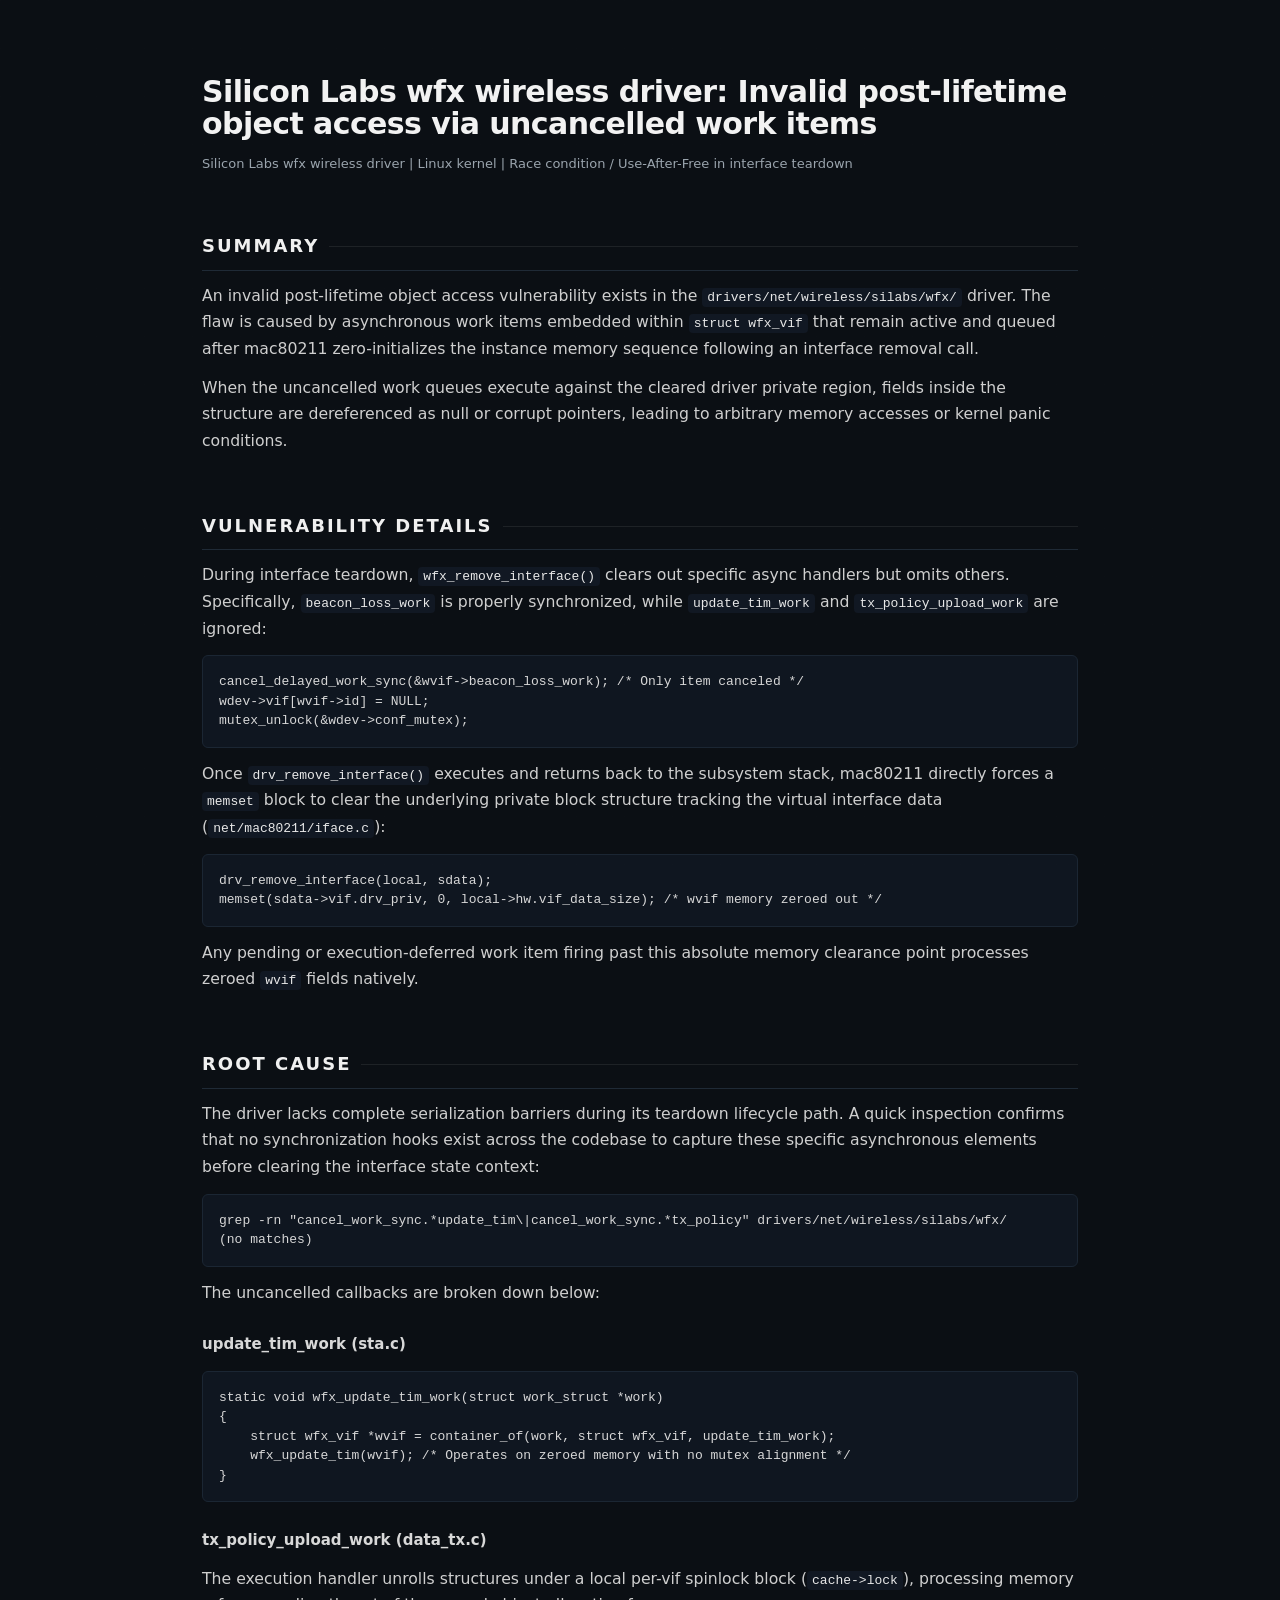
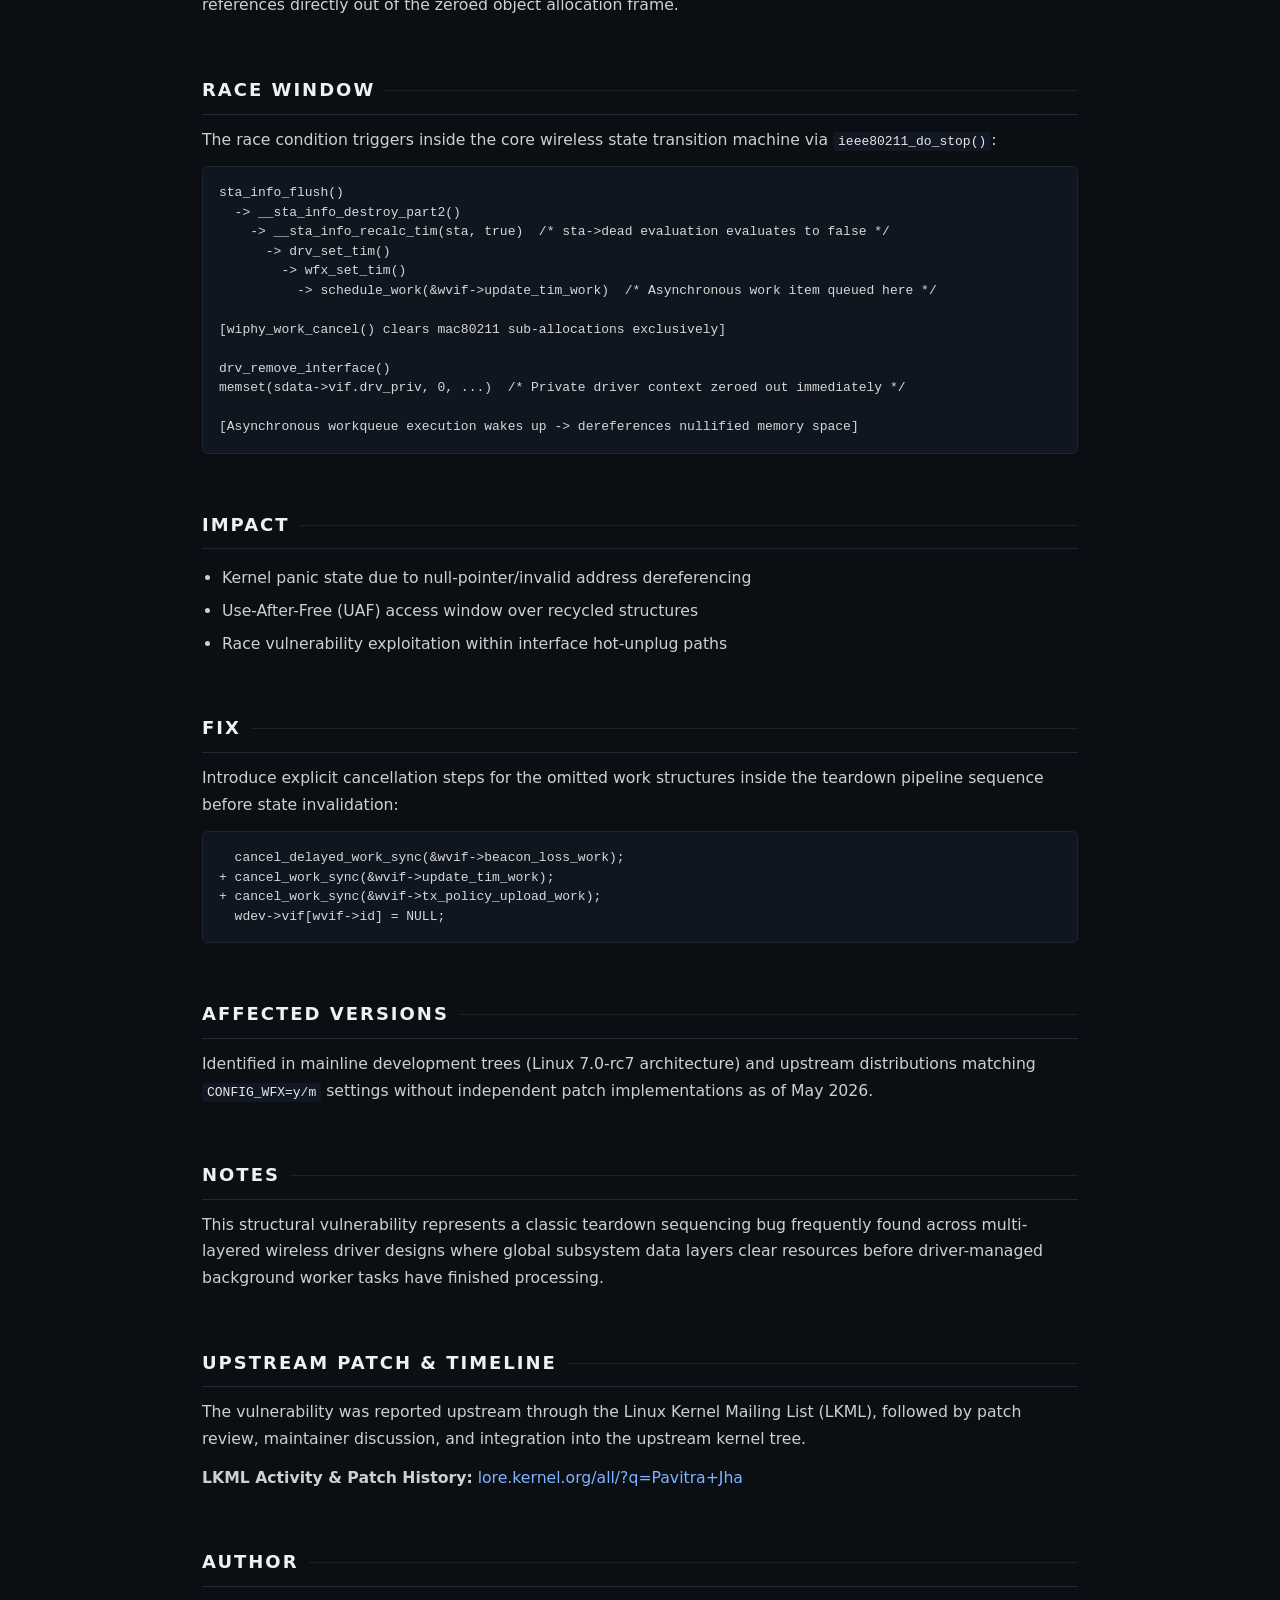
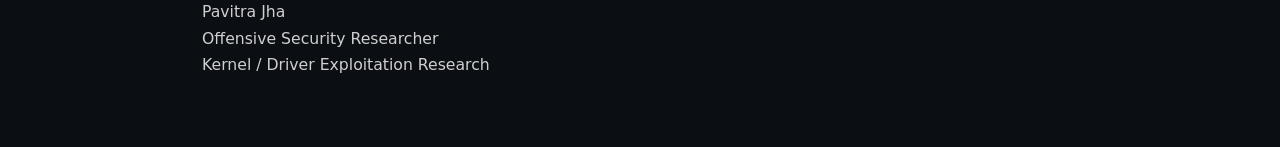
<file: blog/wfx-use-after-free-writeup.html>
<!DOCTYPE html>
<html lang="en">
<head>
<meta charset="UTF-8" />
<meta name="viewport" content="width=device-width, initial-scale=1.0" />
<title>wfx Use-After-Free via Uncancelled Work Items</title>
<link rel="stylesheet" href="../style.css" />

<style>
body {
    margin: 0;
    font-family: system-ui, -apple-system, Segoe UI, Roboto, sans-serif;
    background: #0b0f14;
    color: #e6e6e6;
    line-height: 1.7;
    -webkit-font-smoothing: antialiased;
    text-rendering: optimizeLegibility;
}

.container {
    max-width: 920px;
    margin: 0 auto;
    padding: 56px 22px;
}

/* Headings — restrained, research style */
h1 {
    font-size: 30px;
    font-weight: 650;
    letter-spacing: -0.02em;
    margin-bottom: 14px;
    color: #f2f2f2;
}

h2 {
    font-size: 18px;
    font-weight: 600;
    margin-top: 46px;
    margin-bottom: 12px;
    padding-bottom: 8px;
    border-bottom: 1px solid #1f2a36;
    color: #f0f0f0;
}

h3 {
    font-size: 15px;
    font-weight: 600;
    margin-top: 26px;
    margin-bottom: 8px;
    color: #d8d8d8;
}

/* Paragraphs */
p {
    margin: 12px 0;
    color: #cfcfcf;
}

/* Meta text (lighter, muted) */
.meta {
    color: #9aa4ad;
    font-size: 13px;
}

/* Links — subtle, not neon */
a {
    color: #7fb3ff;
    text-decoration: none;
    border-bottom: 1px solid transparent;
}

a:hover {
    border-bottom: 1px solid #7fb3ff;
}

/* Code styling (Project Zero-like clarity) */
code {
    font-family: ui-monospace, SFMono-Regular, Menlo, Consolas, monospace;
    font-size: 13px;
    color: #e8e8e8;
    background: #111823;
    padding: 2px 5px;
    border-radius: 4px;
}

/* Code blocks */
pre {
    background: #0f1620;
    border: 1px solid #1b2633;
    padding: 16px;
    overflow-x: auto;
    font-size: 13px;
    line-height: 1.5;
    color: #d7d7d7;
    border-radius: 6px;
}

/* Sections spacing */
.section {
    margin-top: 22px;
}

/* Horizontal rule — very subtle */
hr {
    border: none;
    border-top: 1px solid #1b2633;
    margin: 34px 0;
}

/* Lists */
ul {
    padding-left: 20px;
}

li {
    margin: 6px 0;
    color: #cfcfcf;
}

/* Selection (nice touch for “research blog” feel) */
::selection {
    background: #1f3a5f;
    color: #ffffff;
}
</style>

</head>

<body>

<div class="container">

<header>
<h1>Silicon Labs wfx wireless driver: Invalid post-lifetime object access via uncancelled work items</h1>

<p class="meta">
Silicon Labs wfx wireless driver | Linux kernel | Race condition / Use-After-Free in interface teardown
</p>
</header>

<section class="section">

<h2>Summary</h2>

<p>
An invalid post-lifetime object access vulnerability exists in the <code>drivers/net/wireless/silabs/wfx/</code> driver. The flaw is caused by asynchronous work items embedded within <code>struct wfx_vif</code> that remain active and queued after mac80211 zero-initializes the instance memory sequence following an interface removal call.
</p>

<p>
When the uncancelled work queues execute against the cleared driver private region, fields inside the structure are dereferenced as null or corrupt pointers, leading to arbitrary memory accesses or kernel panic conditions.
</p>

</section>

<section class="section">

<h2>Vulnerability details</h2>

<p>
During interface teardown, <code>wfx_remove_interface()</code> clears out specific async handlers but omits others. Specifically, <code>beacon_loss_work</code> is properly synchronized, while <code>update_tim_work</code> and <code>tx_policy_upload_work</code> are ignored:
</p>

<pre>
cancel_delayed_work_sync(&wvif->beacon_loss_work); /* Only item canceled */
wdev->vif[wvif->id] = NULL;
mutex_unlock(&wdev->conf_mutex);
</pre>

<p>
Once <code>drv_remove_interface()</code> executes and returns back to the subsystem stack, mac80211 directly forces a <code>memset</code> block to clear the underlying private block structure tracking the virtual interface data (<code>net/mac80211/iface.c</code>):
</p>

<pre>
drv_remove_interface(local, sdata);
memset(sdata->vif.drv_priv, 0, local->hw.vif_data_size); /* wvif memory zeroed out */
</pre>

<p>
Any pending or execution-deferred work item firing past this absolute memory clearance point processes zeroed <code>wvif</code> fields natively.
</p>

</section>

<section class="section">

<h2>Root cause</h2>

<p>
The driver lacks complete serialization barriers during its teardown lifecycle path. A quick inspection confirms that no synchronization hooks exist across the codebase to capture these specific asynchronous elements before clearing the interface state context:
</p>

<pre>
grep -rn "cancel_work_sync.*update_tim\|cancel_work_sync.*tx_policy" drivers/net/wireless/silabs/wfx/
(no matches)
</pre>

<p>
The uncancelled callbacks are broken down below:
</p>

<h3>update_tim_work (sta.c)</h3>
<pre>
static void wfx_update_tim_work(struct work_struct *work)
{
    struct wfx_vif *wvif = container_of(work, struct wfx_vif, update_tim_work);
    wfx_update_tim(wvif); /* Operates on zeroed memory with no mutex alignment */
}
</pre>

<h3>tx_policy_upload_work (data_tx.c)</h3>
<p>
The execution handler unrolls structures under a local per-vif spinlock block (<code>cache->lock</code>), processing memory references directly out of the zeroed object allocation frame.
</p>

</section>

<section class="section">
<h2>Race window</h2>
<p>
The race condition triggers inside the core wireless state transition machine via <code>ieee80211_do_stop()</code>:
</p>
<pre>
sta_info_flush()
  -> __sta_info_destroy_part2()
    -> __sta_info_recalc_tim(sta, true)  /* sta->dead evaluation evaluates to false */
      -> drv_set_tim()
        -> wfx_set_tim()
          -> schedule_work(&wvif->update_tim_work)  /* Asynchronous work item queued here */

[wiphy_work_cancel() clears mac80211 sub-allocations exclusively]

drv_remove_interface()
memset(sdata->vif.drv_priv, 0, ...)  /* Private driver context zeroed out immediately */

[Asynchronous workqueue execution wakes up -> dereferences nullified memory space]
</pre>
</section>
<section class="section">
<h2>Impact</h2>
<ul>
<li>Kernel panic state due to null-pointer/invalid address dereferencing</li>
<li>Use-After-Free (UAF) access window over recycled structures</li>
<li>Race vulnerability exploitation within interface hot-unplug paths</li>
</ul>
</section>
<section class="section">
<h2>Fix</h2>
<p>
Introduce explicit cancellation steps for the omitted work structures inside the teardown pipeline sequence before state invalidation:
</p>
<pre>
  cancel_delayed_work_sync(&wvif->beacon_loss_work);
+ cancel_work_sync(&wvif->update_tim_work);
+ cancel_work_sync(&wvif->tx_policy_upload_work);
  wdev->vif[wvif->id] = NULL;
</pre>
</section>
<section class="section">
<h2>Affected versions</h2>
<p>
Identified in mainline development trees (Linux 7.0-rc7 architecture) and upstream distributions matching <code>CONFIG_WFX=y/m</code> settings without independent patch implementations as of May 2026.
</p>
</section>
<section class="section">
<h2>Notes</h2>
<p>
This structural vulnerability represents a classic teardown sequencing bug frequently found across multi-layered wireless driver designs where global subsystem data layers clear resources before driver-managed background worker tasks have finished processing.
</p>
</section>
<section class="section">

<h2>Upstream Patch & Timeline</h2>

<p>
The vulnerability was reported upstream through the Linux Kernel Mailing List (LKML), followed by patch review, maintainer discussion, and integration into the upstream kernel tree.
</p>

<p>
<strong>LKML Activity & Patch History:</strong>
<a href="https://lore.kernel.org/all/?q=Pavitra+Jha"
target="_blank"
rel="noopener noreferrer">
lore.kernel.org/all/?q=Pavitra+Jha
</a>
</p>

</section>
<div class="section">
<h2>Author</h2>

<p>
Pavitra Jha<br>
Offensive Security Researcher<br>
Kernel / Driver Exploitation Research
</p>

</div>
</div>
</body
</html>
</file>
<file: style.css>
:root {
  --bg: #07090c;
  --panel: rgba(255,255,255,0.03);
  --panel-hover: rgba(255,255,255,0.06);
  --border: rgba(255,255,255,0.08);

  --text: #f3f6fb;
  --muted: #9aa4b2;

  --accent: #7cc4ff;

  --max: 820px;
}

* {
  box-sizing: border-box;
}

html {
  scroll-behavior: smooth;
  scroll-padding-top: 90px;
}

body {
  margin: 0;
  background: linear-gradient(180deg, #05070a, #0b0f15);
  color: var(--text);
  font-family: Inter, system-ui, sans-serif;
  line-height: 1.8;
}

/* subtle grid */
body::before {
  content: "";
  position: fixed;
  inset: 0;
  background-image:
    linear-gradient(rgba(255,255,255,0.03) 1px, transparent 1px),
    linear-gradient(90deg, rgba(255,255,255,0.03) 1px, transparent 1px);
  background-size: 48px 48px;
  opacity: 0.12;
  pointer-events: none;
}

/* =========================
CENTERED COLUMN SYSTEM
========================= */

.container {
  max-width: var(--max);
  margin: 0 auto;
  padding: 90px 18px 120px;
}

/* =========================
NAVBAR (STICKY PROPER UI)
========================= */

.navbar {
  position: sticky;
  top: 0;
  z-index: 999;

  width: 100%;
  background: rgba(5, 7, 10, 0.72);
  backdrop-filter: blur(16px);

  border-bottom: 1px solid var(--border);
}

.navbar-inner {
  max-width: var(--max);
  margin: 0 auto;

  padding: 14px 18px;

  display: flex;
  justify-content: space-between;
  align-items: center;
}

.brand {
  font-size: 0.78rem;
  letter-spacing: 3px;
  font-weight: 600;
  color: var(--accent);
}

.nav-links {
  display: flex;
  gap: 18px;
  flex-wrap: wrap;
}

.nav-links a {
  font-size: 0.82rem;
  color: var(--muted);
  text-decoration: none;

  padding: 6px 8px;
  border-radius: 6px;

  transition: 0.2s ease;
}

.nav-links a:hover {
  color: var(--text);
  background: rgba(255,255,255,0.05);
}

/* =========================
HEADER (HIGH IMPACT ENTRY)
========================= */

header {
  margin-bottom: 56px;
}

h1 {
  font-size: clamp(2.8rem, 5vw, 4rem);
  letter-spacing: -2px;
  line-height: 1.05;
  margin-bottom: 18px;
}

.sub {
  color: var(--muted);
  border-left: 2px solid rgba(124,196,255,0.25);
  padding-left: 14px;
  margin-bottom: 12px;
  max-width: 70ch;
}

/* =========================
SECTION SYSTEM (RHYTHM FIX)
========================= */

section {
  margin-bottom: 56px;
}

h2 {
  font-size: 0.75rem;
  text-transform: uppercase;
  letter-spacing: 2px;
  color: var(--accent);

  display: flex;
  align-items: center;
  gap: 10px;

  margin-bottom: 18px;
}

h2::after {
  content: "";
  height: 1px;
  flex: 1;
  background: var(--border);
}

/* =========================
CARD SYSTEM (PUBLICATION FEEL)
========================= */

.card {
  background: var(--panel);
  border: 1px solid var(--border);
  border-radius: 14px;

  padding: 18px 20px;
  margin-bottom: 12px;

  transition: 0.18s ease;

  /* subtle professional polish */
  backdrop-filter: blur(6px);
}

.card:hover {
  transform: translateY(-2px);
  background: var(--panel-hover);
  border-color: rgba(124,196,255,0.18);
}

/* make “blog/public record feel more index-like” */
#blog .card,
#record .card {
  border-left: 2px solid rgba(124,196,255,0.25);
}

/* =========================
TEXT
========================= */

p, li {
  color: var(--muted);
  font-size: 0.98rem;
}

ul {
  padding-left: 18px;
}

li {
  margin-bottom: 10px;
}

/* =========================
LINKS
========================= */

a {
  color: var(--accent);
  text-decoration: none;
}

a:hover {
  opacity: 0.85;
}

/* =========================
RESPONSIVE TUNING
========================= */

@media (max-width: 720px) {
  .navbar-inner {
    flex-direction: column;
    align-items: flex-start;
    gap: 10px;
  }

  h1 {
    font-size: 2.6rem;
  }

  .container {
    padding: 70px 16px 100px;
  }
}
</file>
